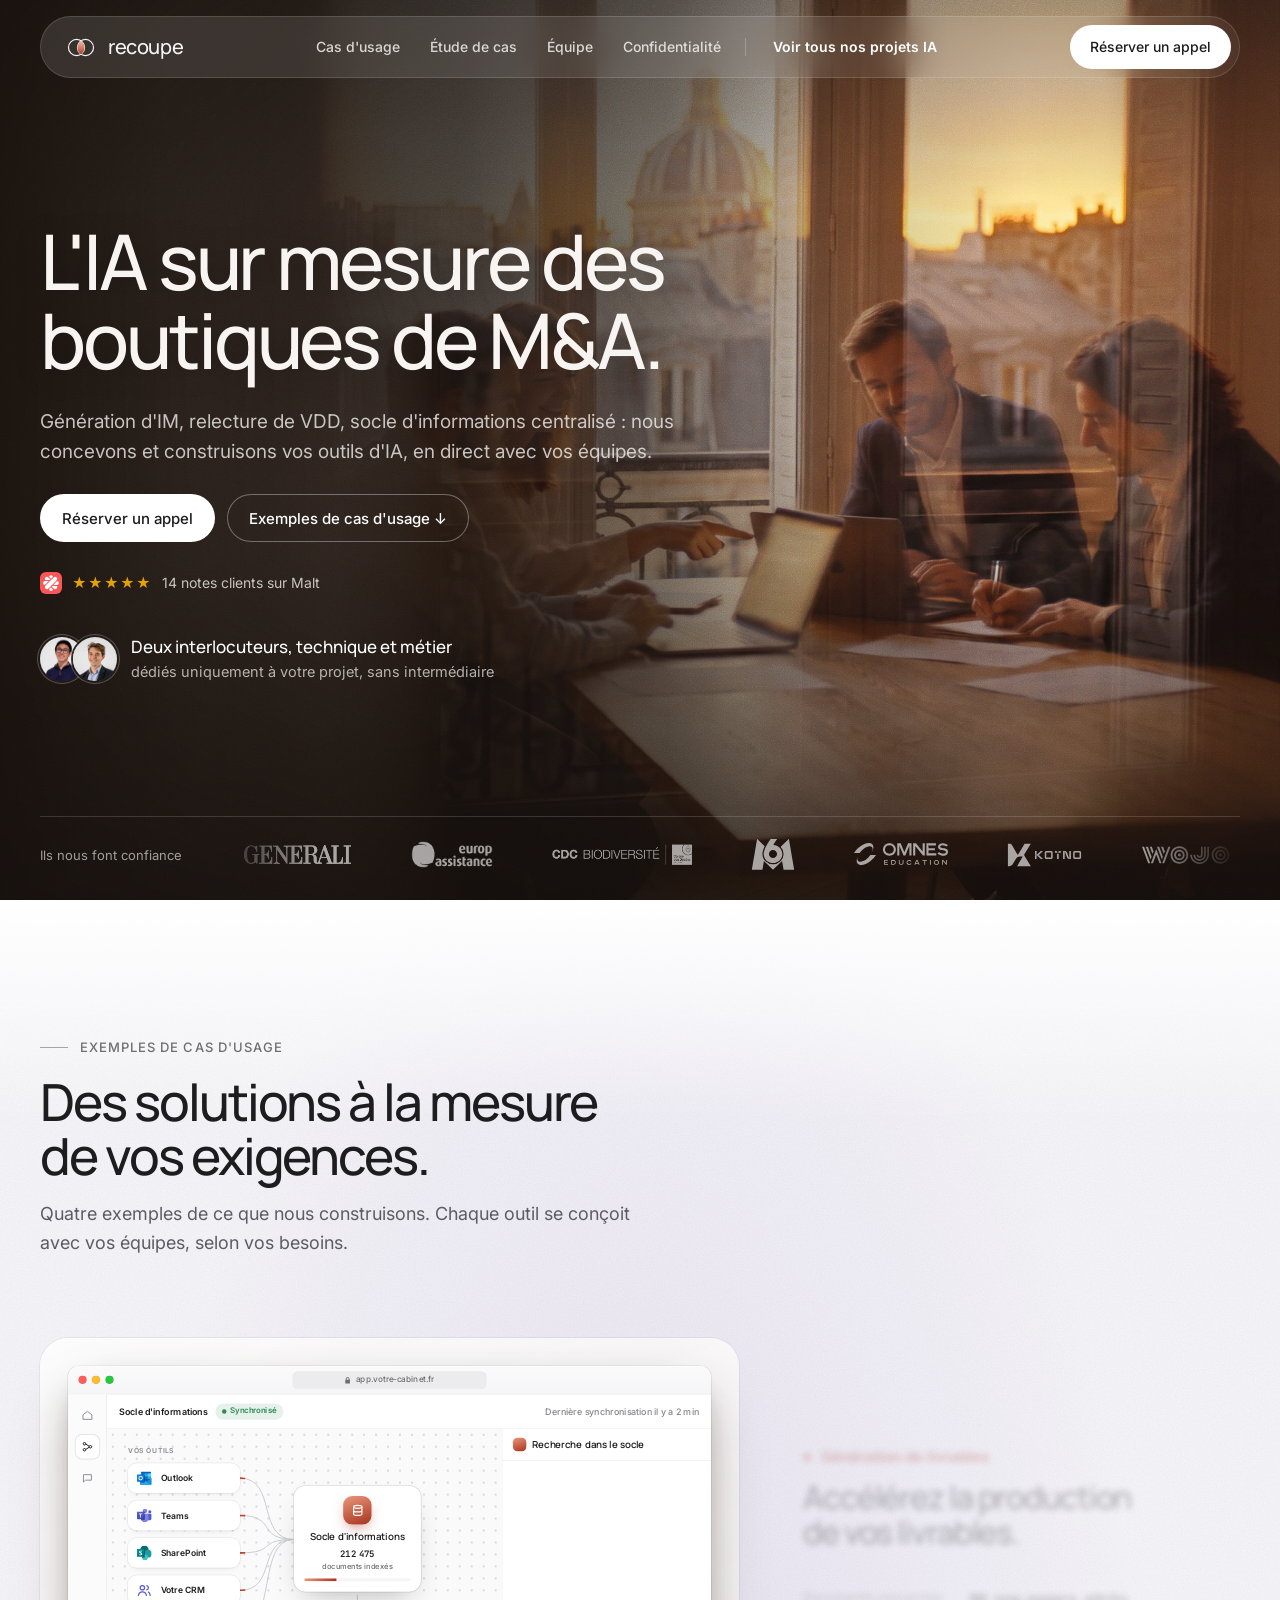
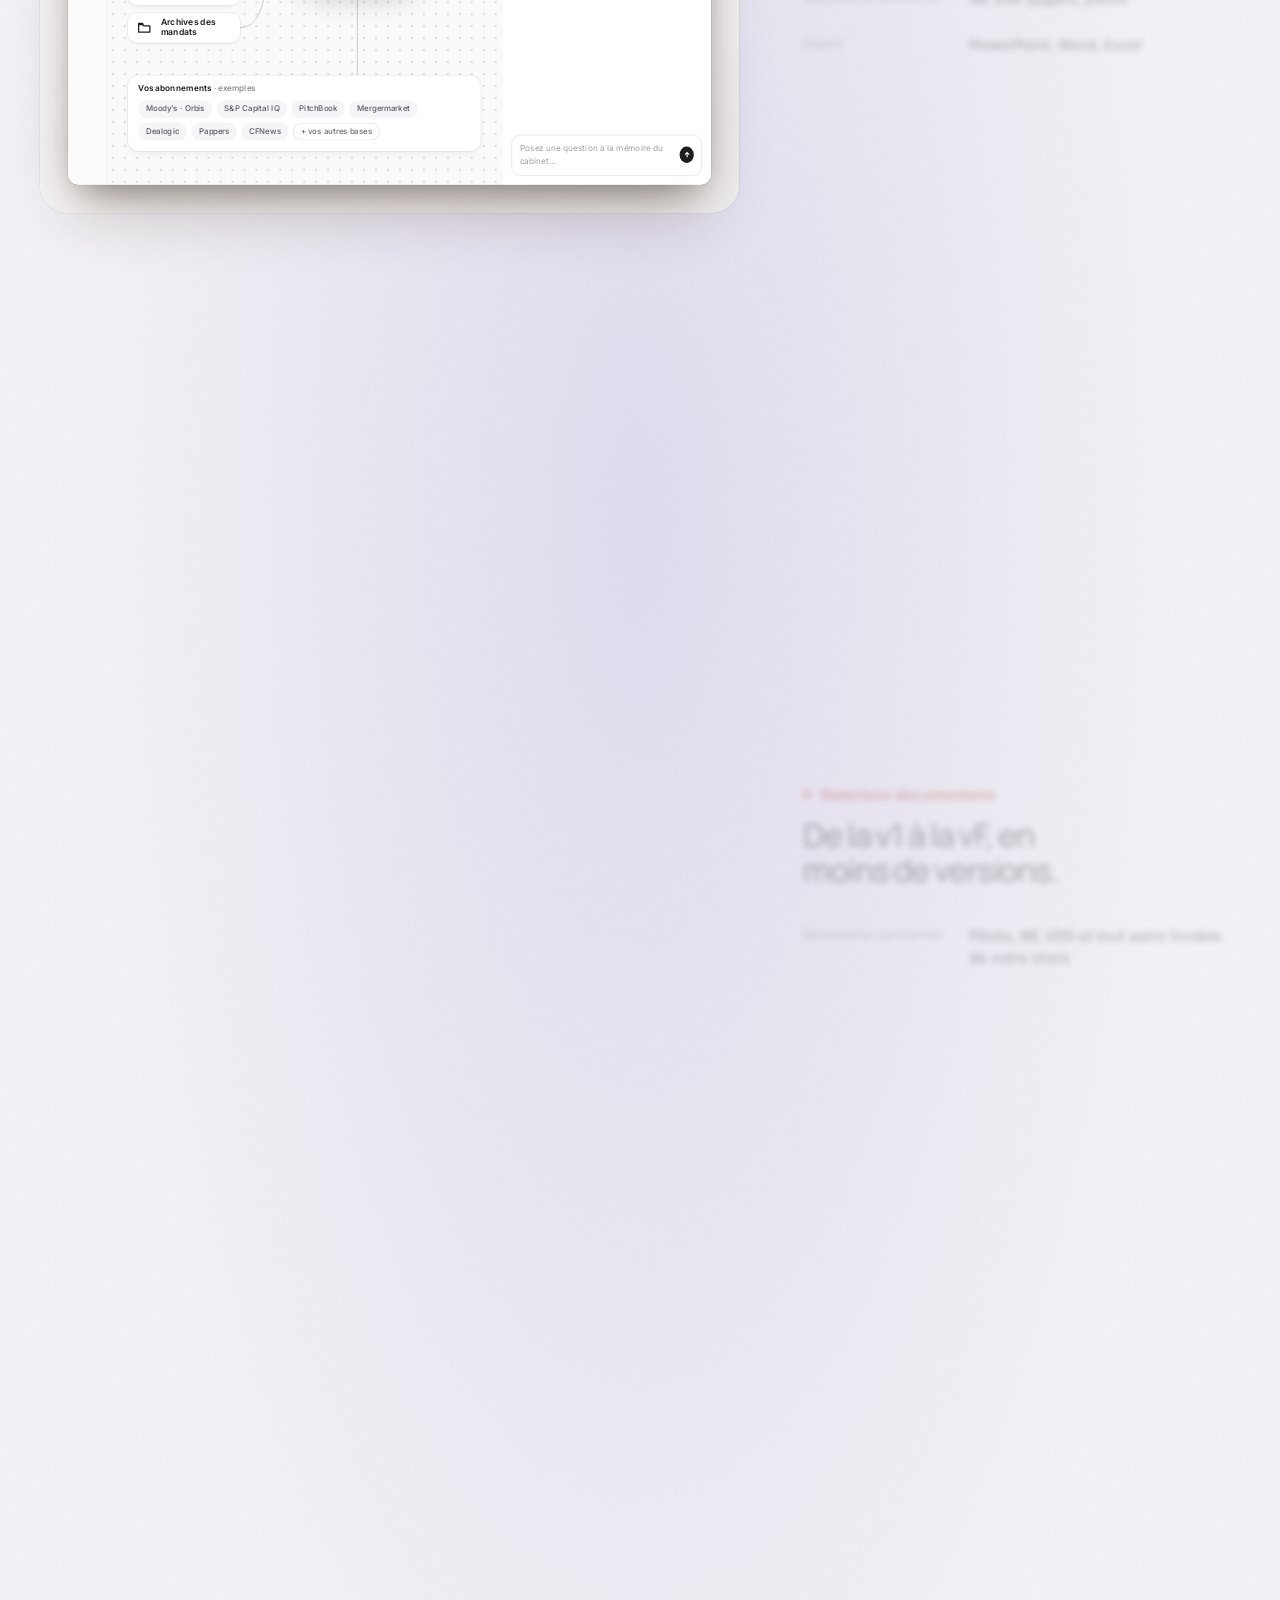
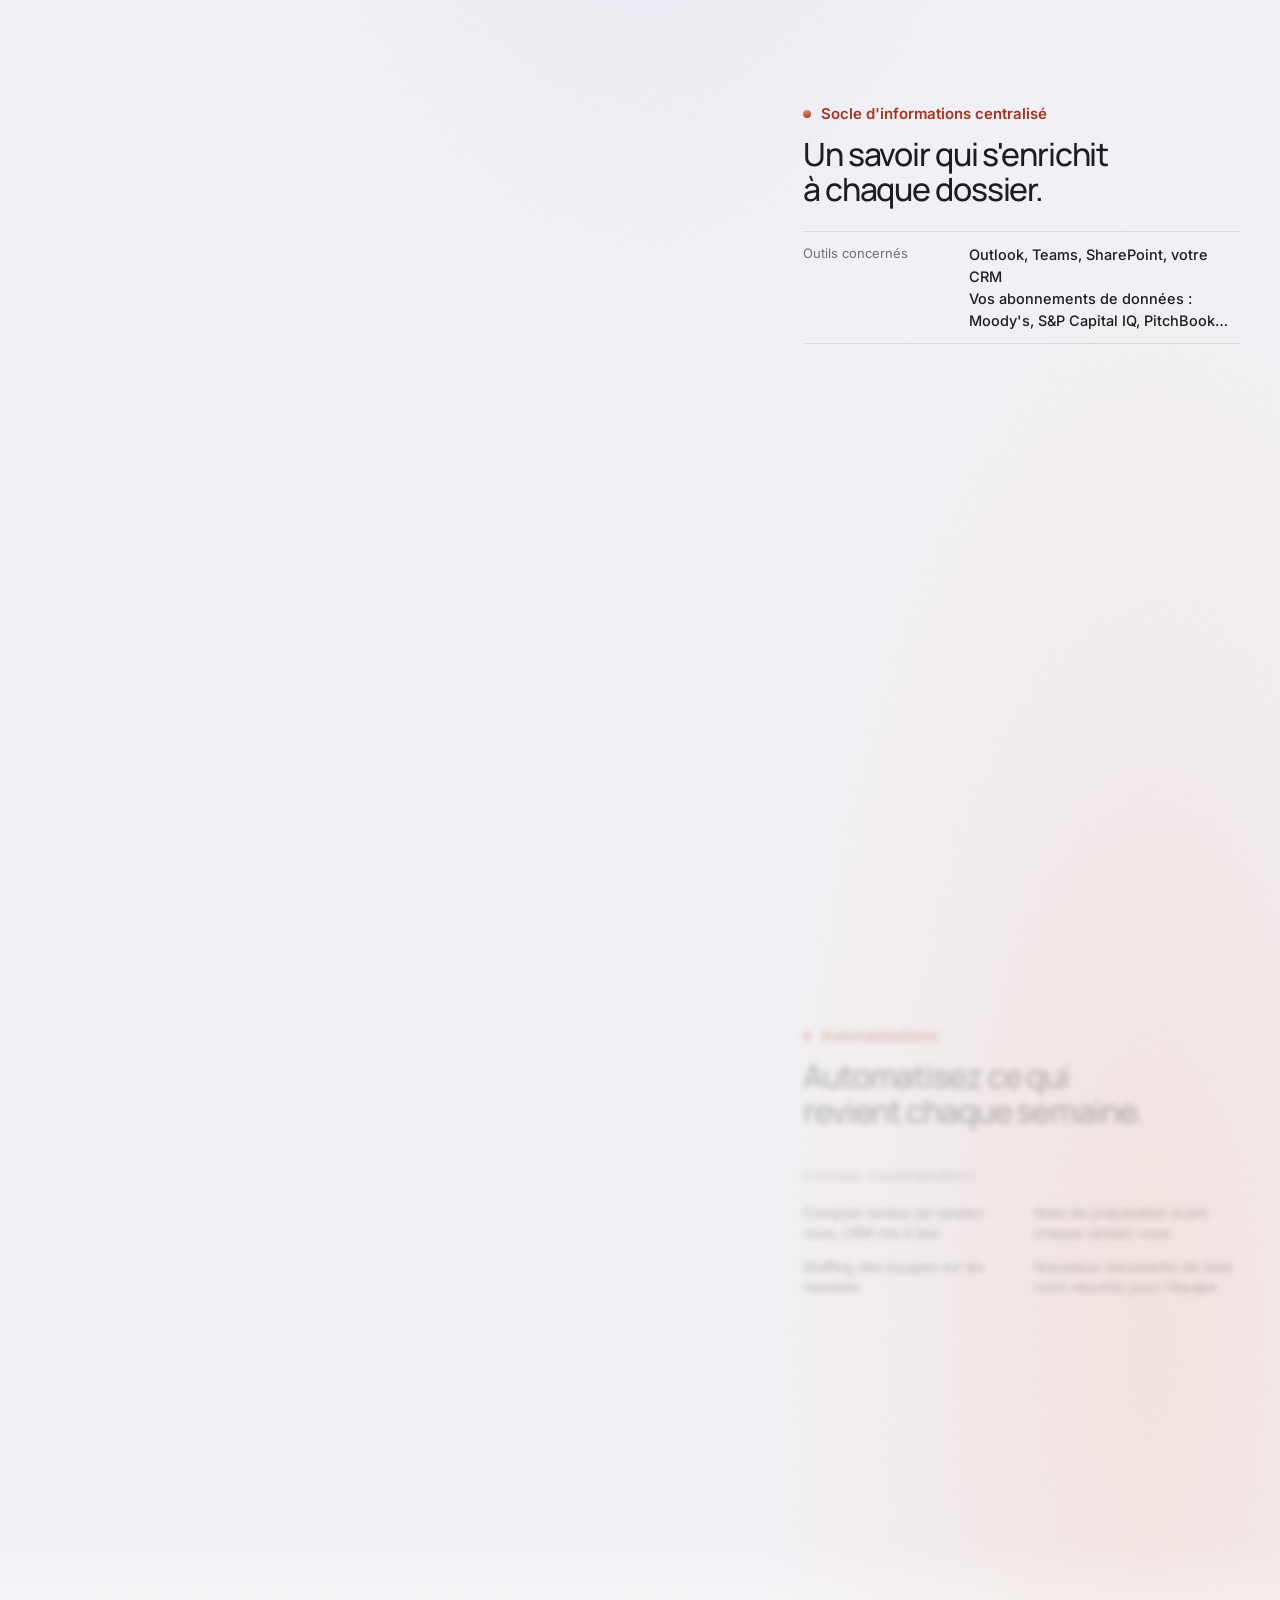
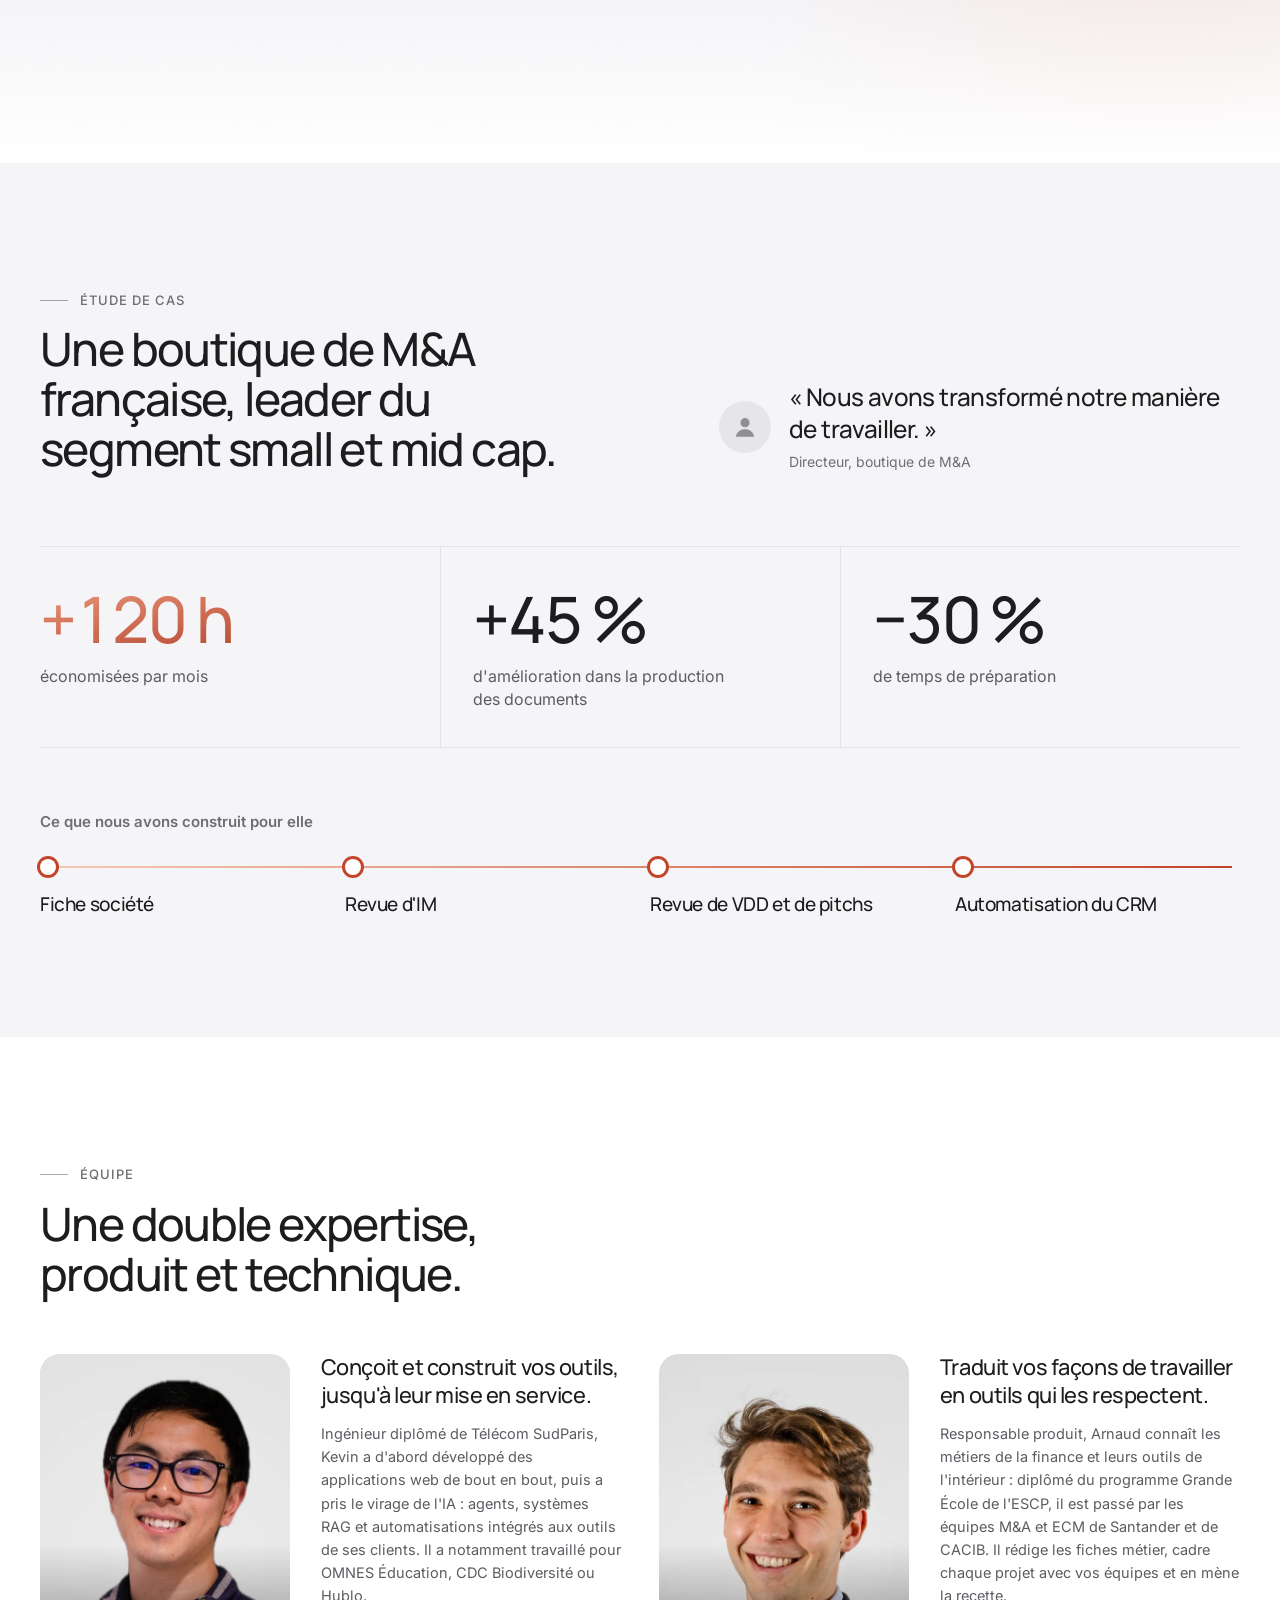
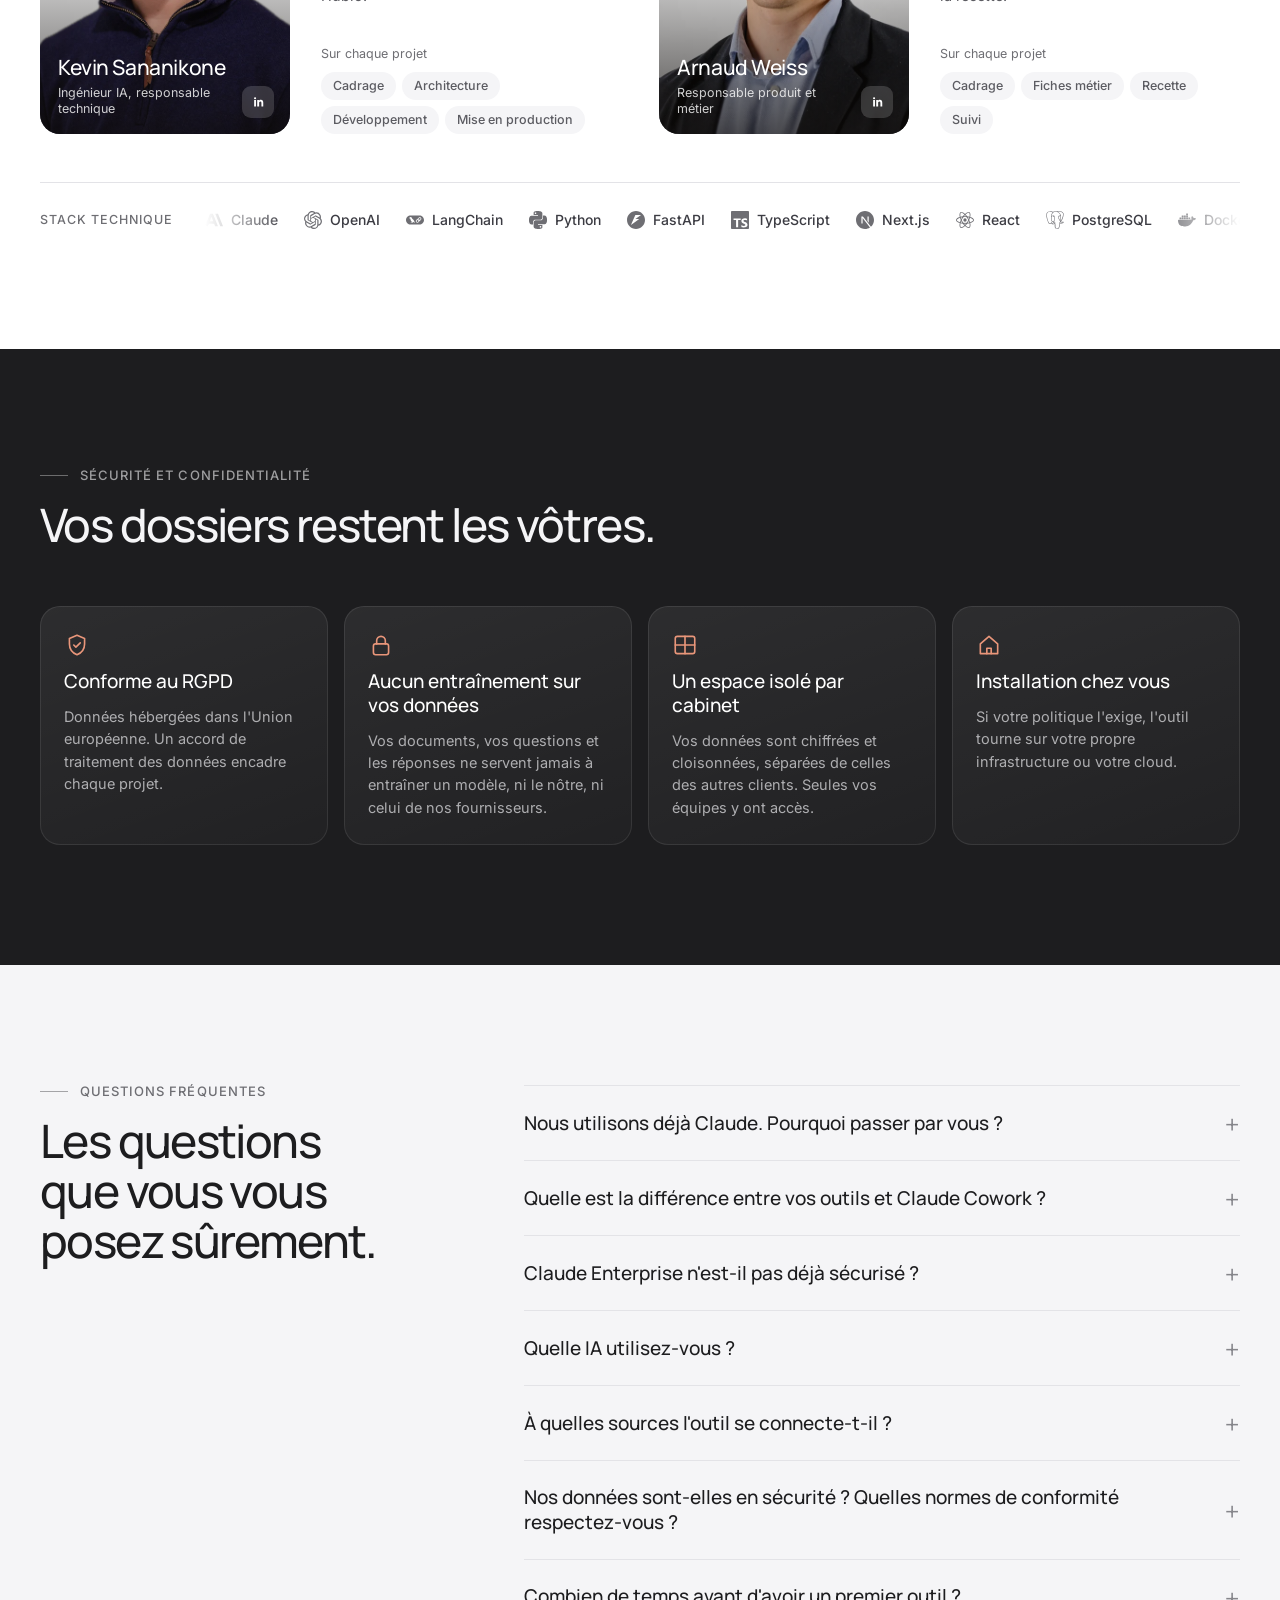
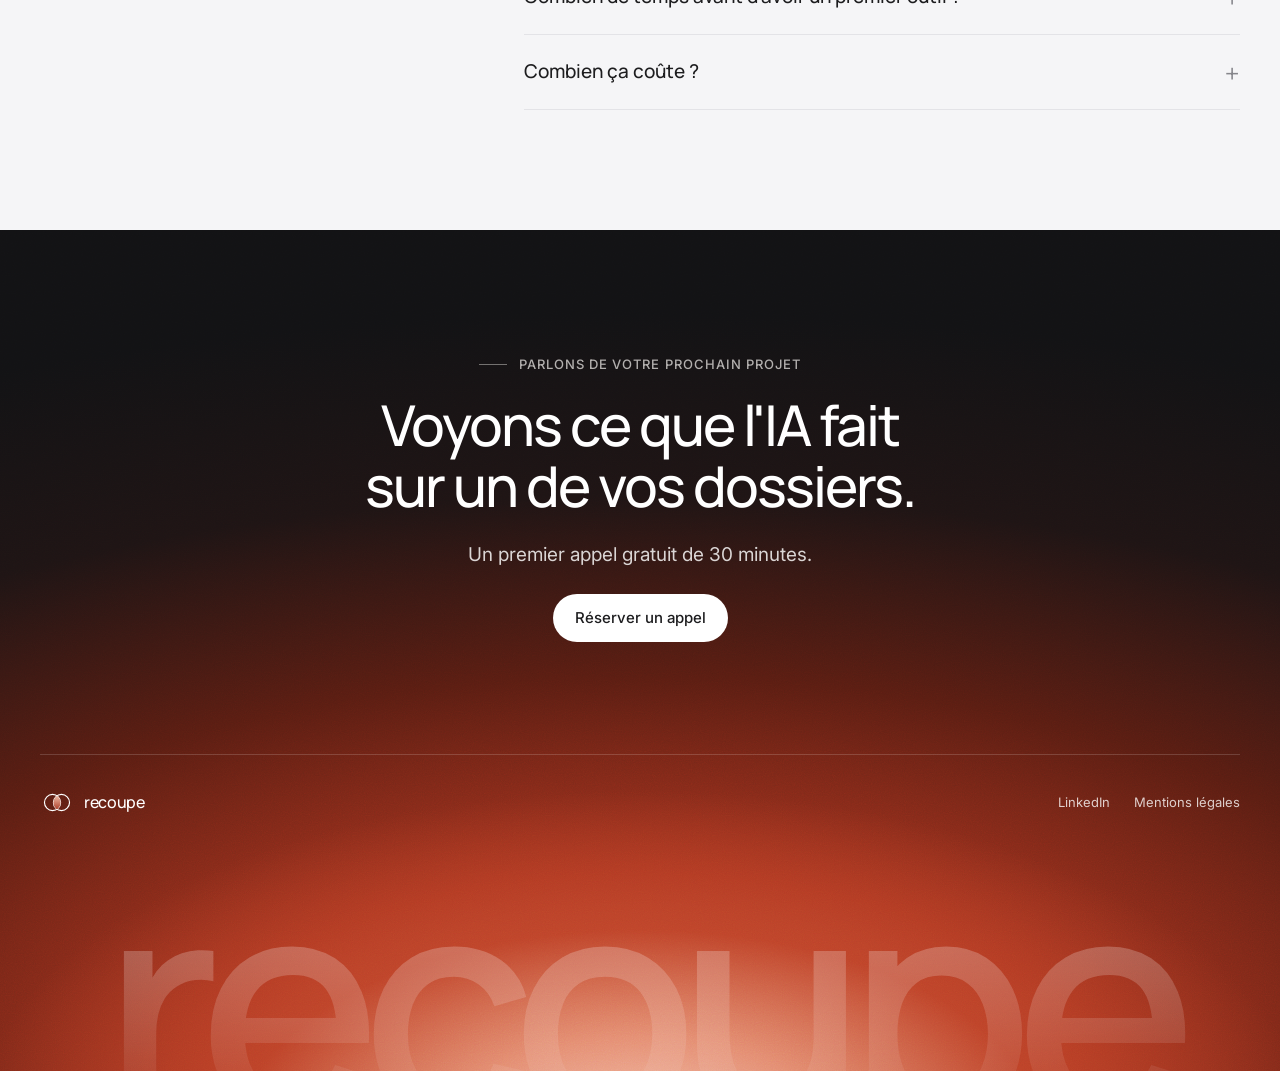
<file: index.html>
<!doctype html>
<html lang="fr">
<head>
  <meta charset="utf-8">
  <meta name="viewport" content="width=device-width, initial-scale=1, viewport-fit=cover">
  <meta name="theme-color" content="#17120F">
  <title>Recoupe · L'agence IA des boutiques M&amp;A</title>
  <meta name="description" content="Nous concevons et construisons, avec vos équipes, les outils d'IA des boutiques de M&amp;A et des cabinets de transaction services.">
  <link rel="icon" href="favicon.svg" type="image/svg+xml">
  <link rel="icon" href="favicon-32.png" type="image/png" sizes="32x32">
  <link rel="apple-touch-icon" href="apple-touch-icon.png">
  <link rel="preconnect" href="https://fonts.googleapis.com">
  <link rel="preconnect" href="https://fonts.gstatic.com" crossorigin>
  <link href="https://fonts.googleapis.com/css2?family=Manrope:wght@400;500;600&family=Inter:wght@400;500;600;700&family=JetBrains+Mono:wght@400;500&display=swap" rel="stylesheet">
  <link rel="stylesheet" href="styles.css?v=67">
  <link rel="stylesheet" href="ab.css?v=1">
  <link rel="stylesheet" href="cas.css?v=52">
</head>
<body>

<!-- ============ MENU : raccourcis vers les sections de la page, un seul bouton ============ -->
<header class="nav">
  <div class="nav-in wrap">
    <a class="brand" href="#haut" aria-label="Recoupe, haut de page">
      <svg width="34" height="27" viewBox="0 0 76 60" aria-hidden="true">
        <defs>
          <clipPath id="mk-c"><circle cx="28" cy="30" r="18"/></clipPath>
          <linearGradient id="mk-g" x1="0" y1="12" x2="0" y2="48" gradientUnits="userSpaceOnUse"><stop offset="0" stop-color="#F6C9B4"/><stop offset="1" stop-color="#A8341F"/></linearGradient>
        </defs>
        <circle class="ring" cx="28" cy="30" r="18" fill="none" stroke-width="2.6"/>
        <circle class="ring" cx="48" cy="30" r="18" fill="none" stroke-width="2.6"/>
        <circle cx="48" cy="30" r="18" fill="url(#mk-g)" clip-path="url(#mk-c)"/>
      </svg>
      recoupe
    </a>
    <nav class="nav-links" aria-label="Sections de la page">
      <a href="#cas">Cas d'usage</a>
      <a href="#etude">Étude de cas</a>
      <a href="#equipe">Équipe</a>
      <a href="#securite">Confidentialité</a>
      <a class="pf" href="https://kevinsananikone.com/projets.html#etudes-de-cas" target="_blank" rel="noopener">Voir tous nos projets IA</a>
    </nav>
    <a class="btn btn-sm" href="https://calendly.com/sananikone-kevin/30min" target="_blank" rel="noopener">Réserver un appel</a>
  </div>
</header>

<main>

<!-- ============ HAUT DE PAGE : illustration du couloir ============ -->
<section class="hero" id="haut" data-fond="reunion" data-photos="actuel">
  <div class="hero-par"><img class="hero-bg" src="assets/reunion.webp" alt="" fetchpriority="high"></div>
  <canvas class="ab-rideau" aria-hidden="true"></canvas>
  <div class="ab-veil" aria-hidden="true"></div>
  <div class="ab-sun" aria-hidden="true" style="left:52%;top:30%;width:640px;height:460px"></div>
  <div class="hero-edge" aria-hidden="true"></div>
  <div class="hero-scrim"></div>
  <div class="hero-grain"></div>
  <div class="hero-in wrap">
    <div class="ab-grid">
      <div class="hero-copy">
        <h1 class="h1">L'IA sur mesure des boutiques de M&amp;A.</h1>
        <p class="lead">Génération d'IM, relecture de VDD, socle d'informations centralisé&nbsp;: nous concevons et construisons vos outils d'IA, en direct avec vos équipes.</p>
        <div class="ctas">
          <a class="btn btn-white" href="https://calendly.com/sananikone-kevin/30min" target="_blank" rel="noopener">Réserver un appel</a>
          <a class="btn btn-ghost" href="#cas"><span class="lg-only">Exemples de cas d'usage ↓</span><span class="sm-only">Cas d'usage ↓</span></a>
        </div>
        <a class="malt" href="https://www.malt.fr/profile/kevinsananikone" target="_blank" rel="noopener" aria-label="14 notes clients 5 étoiles sur Malt, voir le profil"><img src="assets/malt.svg" alt="" width="22" height="22"><span class="mst" aria-hidden="true">★★★★★</span><span>14 notes<span class="gr"> clients</span> sur Malt</span></a>
        <a class="duo" href="#equipe">
          <span class="duo-faces"><img src="assets/kevin.webp" alt="Kevin Sananikone" width="44" height="44"><img src="assets/arnaud.webp" alt="Arnaud Weiss" width="44" height="44"></span>
          <span class="duo-txt"><b>Deux interlocuteurs, technique et métier</b><span>dédiés uniquement à votre projet, sans intermédiaire</span></span>
        </a>
        <div class="ab-who"><b>Deux interlocuteurs, technique et métier</b><span>dédiés uniquement à votre projet, sans intermédiaire</span></div>
        <div class="ab-cards" data-cards></div>
      </div>
      <div class="ab-side"><div class="ab-cards" data-cards></div></div>
    </div>

  </div>
  <!-- logos clients, dans le bas du haut de page -->
  <div class="logos" aria-label="Références">
    <div class="wrap">
      <span class="small">Ils nous font confiance</span>
      <div class="logos-row">
        <img src="assets/logos-clair/generali.svg" alt="Generali">
        <img src="assets/logos-clair/europ-assistance.webp" alt="Europ Assistance">
        <img src="assets/logos-clair/cdc-biodiversite.png" alt="CDC Biodiversité">
        <img src="assets/logos-clair/m6.svg" alt="M6">
        <img src="assets/logos-clair/omnes.svg" alt="OMNES Education">
        <img src="assets/logos-clair/koino.svg" alt="Koïno">
        <img src="assets/logos-clair/wojo.svg" alt="Wojo">
        <img src="assets/logos-clair/hublo.svg" alt="Hublo">
        <img src="assets/logos-clair/cdc-habitat.webp" alt="CDC Habitat">
        <img src="assets/logos-clair/proxxie.png" alt="Proxxie">
      </div>
    </div>
  </div>
</section>

<!-- ============ EXEMPLES DE CAS D'USAGE : panneau fixe + textes qui défilent (cas.css, cas.js, cas-demos.html) ============ -->
<section class="cx" id="cas" data-case="0" aria-label="Exemples de cas d'usage">
  <div class="cx-bgs" aria-hidden="true"><span></span><span></span><span></span><span></span></div>
  <div class="cx-in">
    <div class="cx-head">
      <span class="kick">Exemples de cas d'usage</span>
      <h2>Des solutions à la mesure de vos exigences.</h2>
      <p>Quatre exemples de ce que nous construisons. Chaque outil se conçoit avec vos équipes, selon vos besoins.</p>
    </div>
    <div class="cx-grid">
      <div class="cx-tabs" role="tablist" aria-label="Cas d'usage">
        <button type="button" class="cx-tab" role="tab" aria-selected="true">Livrables</button>
        <button type="button" class="cx-tab" role="tab" aria-selected="false">Relecture</button>
        <button type="button" class="cx-tab" role="tab" aria-selected="false">Socle d'informations</button>
        <button type="button" class="cx-tab" role="tab" aria-selected="false">Automatisations</button>
      </div>
      <div class="cx-panel">
        <cas-demos></cas-demos>
        <button type="button" class="cx-pause" aria-label="Mettre l'animation en pause" aria-pressed="false"><svg class="i-pause" viewBox="0 0 16 16" fill="currentColor"><rect x="4" y="3" width="2.6" height="10" rx="1"/><rect x="9.4" y="3" width="2.6" height="10" rx="1"/></svg><svg class="i-play" viewBox="0 0 16 16" fill="currentColor"><path d="M5 3.2v9.6a.6.6 0 0 0 .9.5l7.6-4.8a.6.6 0 0 0 0-1L5.9 2.7a.6.6 0 0 0-.9.5z"/></svg></button>
      </div>
      <p class="cx-cap" aria-live="polite"><b>1</b><span></span></p>
      <div class="cx-list">
        <article class="cx-item on">
          <div class="cx-pin">
          <span class="cx-name">Génération de livrables</span>
          <h3>Accélérez la production de vos livrables.</h3>
          <dl class="cx-meta"><div><dt>Documents concernés</dt><dd>IM, one-pagers, pitchs</dd></div><div><dt>Export</dt><dd>PowerPoint, Word, Excel</dd></div></dl>
          </div>
        </article>
        <article class="cx-item">
          <div class="cx-pin">
          <span class="cx-name">Relecture documentaire</span>
          <h3>De la v1 à la vF, en moins de versions.</h3>
          <dl class="cx-meta"><div><dt>Documents concernés</dt><dd>Pitchs, IM, VDD et tout autre livrable de votre choix</dd></div></dl>
          </div>
        </article>
        <article class="cx-item">
          <div class="cx-pin">
          <span class="cx-name">Socle d'informations centralisé</span>
          <h3>Un savoir qui s'enrichit à chaque dossier.</h3>
          <dl class="cx-meta"><div><dt>Outils concernés</dt><dd>Outlook, Teams, SharePoint, votre CRM<br>Vos abonnements de données : Moody's, S&amp;P Capital IQ, PitchBook…</dd></div></dl>
          </div>
        </article>
        <article class="cx-item">
          <div class="cx-pin">
          <span class="cx-name">Automatisations</span>
          <h3>Automatisez ce qui revient chaque semaine.</h3>
          <dl class="cx-meta"><div class="col"><dt>Exemples d'automatisations</dt><dd><ul class="cx-auto"><li>Comptes rendus de rendez-vous, CRM mis à jour</li><li>Note de préparation avant chaque rendez-vous</li><li>Staffing des équipes sur les mandats</li><li>Nouveaux documents de data room résumés pour l'équipe</li></ul></dd></div></dl>
          </div>
        </article>
      </div>
    </div>
  </div>
</section>

<!-- ============ ÉTUDE DE CAS CLIENT (client anonymisé, textes en attente) ============ -->
<svg width="0" height="0" style="position:absolute" aria-hidden="true"><symbol id="person" viewBox="0 0 24 24"><circle cx="12" cy="8" r="4.2" fill="currentColor"/><path d="M3.5 21c.9-4.6 4.3-7 8.5-7s7.6 2.4 8.5 7z" fill="currentColor"/></symbol></svg>
<section class="sec sec-mist ev" id="etude">
  <div class="wrap">
    <div class="va-top">
      <div class="ev-up">
        <span class="kick">Étude de cas</span>
        <h2 class="h2 ev-title">Une boutique de M&amp;A française, leader du segment small et mid cap.</h2>
      </div>
      <figure class="ev-quote ev-up d1">
        <span class="ev-person"><svg><use href="#person"/></svg></span>
        <div><blockquote>« Nous avons transformé notre manière de travailler. »</blockquote><figcaption>Directeur, boutique de M&amp;A</figcaption></div>
      </figure>
    </div>
    <div class="va-stats">
      <div class="va-stat ev-up d1"><b data-count="120" data-pre="+" data-suf=" h">+120 h</b><span>économisées par mois</span></div>
      <div class="va-stat ev-up d2"><b data-count="45" data-pre="+" data-suf=" %">+45 %</b><span>d'amélioration dans la production des documents</span></div>
      <div class="va-stat ev-up d3"><b data-count="30" data-pre="−" data-suf=" %">−30 %</b><span>de temps de préparation</span></div>
    </div>
    <div class="va-built">
      <h3 class="ev-sub">Ce que nous avons construit pour elle</h3>
      <ol class="ev-line"><li><b>Fiche société</b></li><li><b>Revue d'IM</b></li><li><b>Revue de VDD et de pitchs</b></li><li><b>Automatisation du CRM</b></li></ol>
    </div>
  </div>
</section>

<!-- ============ ÉQUIPE ============ -->
<section class="sec" id="equipe">
  <div class="wrap">
    <div class="tm-head">
      <div>
        <span class="kick">Équipe</span>
        <h2 class="h2">Une double expertise, produit et technique.</h2>
      </div>
    </div>
    <div class="tm-grid">
      <article class="tm-card">
        <div class="tm-ph"><img src="assets/kevin.webp" alt="Kevin Sananikone" width="800" height="800" loading="lazy">
          <div class="tm-cap"><div><h3>Kevin Sananikone</h3><small>Ingénieur IA, responsable technique</small></div><a class="tm-in" href="https://www.linkedin.com/in/kevin-sananikone-8b1757154/" target="_blank" rel="noopener" aria-label="LinkedIn de Kevin Sananikone"><svg viewBox="0 0 16 16" fill="currentColor" aria-hidden="true"><path d="M3.6 5.6h2.1V13H3.6zM4.65 2.5a1.2 1.2 0 1 1 0 2.4 1.2 1.2 0 0 1 0-2.4zM7.1 5.6h2v1c.3-.6 1-1.2 2.2-1.2 2.3 0 2.7 1.5 2.7 3.5V13h-2.1V9.3c0-.9 0-2-1.2-2s-1.4.9-1.4 1.9V13H7.1z"/></svg></a></div></div>
        <div class="tx"><div><p class="lead">Conçoit et construit vos outils, jusqu'à leur mise en service.</p><p class="det">Ingénieur diplômé de Télécom SudParis, Kevin a d'abord développé des applications web de bout en bout, puis a pris le virage de l'IA&nbsp;: agents, systèmes RAG et automatisations intégrés aux outils de ses clients. Il a notamment travaillé pour OMNES Éducation, CDC Biodiversité ou Hublo.</p></div>
          <div><span class="chips-h">Sur chaque projet</span><div class="chips"><span>Cadrage</span><span>Architecture</span><span>Développement</span><span>Mise en production</span></div></div></div>
      </article>
      <article class="tm-card">
        <div class="tm-ph"><img src="assets/arnaud.webp" alt="Arnaud Weiss" width="800" height="800" loading="lazy">
          <div class="tm-cap"><div><h3>Arnaud Weiss</h3><small>Responsable produit et métier</small></div><a class="tm-in" href="https://www.linkedin.com/in/arnaud-weiss/" target="_blank" rel="noopener" aria-label="LinkedIn d'Arnaud Weiss"><svg viewBox="0 0 16 16" fill="currentColor" aria-hidden="true"><path d="M3.6 5.6h2.1V13H3.6zM4.65 2.5a1.2 1.2 0 1 1 0 2.4 1.2 1.2 0 0 1 0-2.4zM7.1 5.6h2v1c.3-.6 1-1.2 2.2-1.2 2.3 0 2.7 1.5 2.7 3.5V13h-2.1V9.3c0-.9 0-2-1.2-2s-1.4.9-1.4 1.9V13H7.1z"/></svg></a></div></div>
        <div class="tx"><div><p class="lead">Traduit vos façons de travailler en outils qui les respectent.</p><p class="det">Responsable produit, Arnaud connaît les métiers de la finance et leurs outils de l'intérieur : diplômé du programme Grande École de l'ESCP, il est passé par les équipes M&amp;A et ECM de Santander et de CACIB. Il rédige les fiches métier, cadre chaque projet avec vos équipes et en mène la recette.</p></div>
          <div><span class="chips-h">Sur chaque projet</span><div class="chips"><span>Cadrage</span><span>Fiches métier</span><span>Recette</span><span>Suivi</span></div></div></div>
      </article>
    </div>
    <div class="tm-tk"><p class="tm-tk-t">Stack technique</p><div class="tkrow"><ul><li><i class="ico" style="--src:url(assets/stack/anthropic.svg)"></i>Claude</li><li><i class="ico" style="--src:url(assets/stack/openai.svg)"></i>OpenAI</li><li><i class="ico" style="--src:url(assets/stack/langchain.svg)"></i>LangChain</li><li><i class="ico" style="--src:url(assets/stack/python.svg)"></i>Python</li><li><i class="ico" style="--src:url(assets/stack/fastapi.svg)"></i>FastAPI</li><li><i class="ico" style="--src:url(assets/stack/typescript.svg)"></i>TypeScript</li><li><i class="ico" style="--src:url(assets/stack/nextdotjs.svg)"></i>Next.js</li><li><i class="ico" style="--src:url(assets/stack/react.svg)"></i>React</li><li><i class="ico" style="--src:url(assets/stack/postgresql.svg)"></i>PostgreSQL</li><li><i class="ico" style="--src:url(assets/stack/docker.svg)"></i>Docker</li></ul></div></div>
  </div>
</section>

<!-- ============ SÉCURITÉ ============ -->
<section class="sec secu" id="securite">
  <div class="wrap">
    <div class="sec-head">
      <span class="kick">Sécurité et confidentialité</span>
      <h2 class="h2">Vos dossiers restent les vôtres.</h2>
    </div>
    <div class="pillars">
      <div class="pillar">
        <svg width="26" height="26" viewBox="0 0 24 24" fill="none" stroke="currentColor" stroke-width="1.5" stroke-linecap="round" stroke-linejoin="round" aria-hidden="true"><path d="M12 3l7 3v5c0 4.5-3 8.3-7 10-4-1.7-7-5.5-7-10V6z"/><path d="M9 12l2 2 4-4"/></svg>
        <b>Conforme au RGPD</b><p>Données hébergées dans l'Union européenne. Un accord de traitement des données encadre chaque projet.</p>
      </div>
      <div class="pillar">
        <svg width="26" height="26" viewBox="0 0 24 24" fill="none" stroke="currentColor" stroke-width="1.5" stroke-linecap="round" stroke-linejoin="round" aria-hidden="true"><rect x="5" y="11" width="14" height="10" rx="2"/><path d="M8 11V8a4 4 0 0 1 8 0v3"/></svg>
        <b>Aucun entraînement sur vos données</b><p>Vos documents, vos questions et les réponses ne servent jamais à entraîner un modèle, ni le nôtre, ni celui de nos fournisseurs.</p>
      </div>
      <div class="pillar">
        <svg width="26" height="26" viewBox="0 0 24 24" fill="none" stroke="currentColor" stroke-width="1.5" stroke-linecap="round" stroke-linejoin="round" aria-hidden="true"><rect x="3" y="4" width="18" height="16" rx="2"/><path d="M12 4v16M3 12h18"/></svg>
        <b>Un espace isolé par cabinet</b><p>Vos données sont chiffrées et cloisonnées, séparées de celles des autres clients. Seules vos équipes y ont accès.</p>
      </div>
      <div class="pillar">
        <svg width="26" height="26" viewBox="0 0 24 24" fill="none" stroke="currentColor" stroke-width="1.5" stroke-linecap="round" stroke-linejoin="round" aria-hidden="true"><path d="M4 11l8-7 8 7v9H4z"/><path d="M10 20v-5h4v5"/></svg>
        <b>Installation chez vous</b><p>Si votre politique l'exige, l'outil tourne sur votre propre infrastructure ou votre cloud.</p>
      </div>
    </div>
  </div>
</section>

<!-- ============ QUESTIONS FRÉQUENTES ============ -->
<section class="sec sec-mist" id="faq">
  <div class="wrap faq">
    <div class="sec-head" style="margin:0">
      <span class="kick">Questions fréquentes</span>
      <h2 class="h2">Les questions que vous vous posez sûrement.</h2>
    </div>
    <div class="qa">
      <details><summary>Nous utilisons déjà Claude. Pourquoi passer par vous ?</summary><p>Nous ne remplaçons pas Claude : nous l'utilisons, aux côtés d'autres modèles. Ce que nous construisons, c'est ce qui manque entre Claude et vos dossiers : l'accès à vos pièces, des citations vérifiables, des droits d'accès par équipe et un traitement des données en Europe. Pour une question ponctuelle sur un document, Claude dans le navigateur suffit très bien : les deux usages cohabitent.</p></details>
      <details><summary>Quelle est la différence entre vos outils et Claude Cowork ?</summary><p>Claude Cowork est un excellent assistant généraliste, mais il a deux limites pour un cabinet de M&amp;A. La première tient à la confidentialité&nbsp;: d'après la documentation d'Anthropic, Cowork n'est pas couvert par la «&nbsp;zéro conservation&nbsp;» des données. Chez Anthropic, il faut donc choisir entre l'agent et la garantie. Avec nos outils, vous avez les deux. La seconde tient au volume&nbsp;: Claude, dans Cowork comme dans le chat, ne lit qu'une quantité limitée de documents à la fois, et sa précision baisse à mesure qu'on lui en donne. Nos outils se branchent sur l'ensemble des documents de votre cabinet, sans limite de volume, vont chercher les pages utiles, et chaque chiffre renvoie à la page d'où il vient.</p></details>
      <details><summary>Claude Enterprise n'est-il pas déjà sécurisé ?</summary><p>Pour le chat, oui. Mais toutes les versions de Claude n'offrent pas les mêmes garanties : d'après la documentation d'Anthropic, le chat et Cowork ne bénéficient pas de la « zéro conservation » des données, et les données sont stockées aux États-Unis par défaut. Nos outils appellent Claude par son accès professionnel, dans une région européenne, où le stockage comme le traitement restent en Europe.</p></details>
      <details><summary>Quelle IA utilisez-vous ?</summary><p>Nos outils fonctionnent avec n'importe quel modèle du marché. Nous travaillons le plus souvent avec ceux de Claude (Anthropic), Gemini (Google) et OpenAI, et certains clients préfèrent des modèles open source. La plupart des entreprises préfèrent aujourd'hui Claude. Mais le leader de l'IA d'aujourd'hui ne sera pas forcément celui de demain : nos outils ne dépendent d'aucun fournisseur. Changer de modèle est un simple réglage, sans refaire l'outil.</p></details>
      <details><summary>À quelles sources l'outil se connecte-t-il ?</summary><p>À vos outils internes et aux bases auxquelles vous êtes abonnés, par exemple Mergermarket, S&amp;P Capital IQ, PitchBook ou Pappers, sous réserve que leurs conditions générales d'utilisation l'autorisent. Nous ne contournons jamais les conditions générales des services que vous utilisez.</p></details>
      <details><summary>Nos données sont-elles en sécurité ? Quelles normes de conformité respectez-vous ?</summary><p>Vos données sont traitées dans l'Union européenne, dans le respect du RGPD, et ne servent jamais à entraîner un modèle. Chaque dossier a son propre espace, avec des droits d'accès par équipe et un journal des opérations. Si votre politique l'exige, l'outil peut être installé sur votre propre infrastructure. Nous répondons à votre questionnaire de sécurité fournisseur.</p></details>
      <details><summary>Combien de temps avant d'avoir un premier outil ?</summary><p>Nous partons d'un de vos dossiers. Un premier prototype est testé par votre équipe sur un cas réel avant tout déploiement. Le délai est fixé dès le premier échange, selon l'outil et les sources à connecter.</p></details>
      <details><summary>Combien ça coûte ?</summary><p>Le prix dépend de l'outil, des sources à connecter et du nombre d'utilisateurs. Il est fixé après le premier échange, une fois le besoin compris : vous connaissez le montant avant de commencer.</p></details>
    </div>
  </div>
</section>

<!-- ============ BLOC FINAL ============ -->
</main>

<!-- ============ FIN DE PAGE : appel à l'action et pied de page sur un même fond dégradé ============ -->
<div class="outro">
  <section class="final" id="rdv">
    <div class="wrap">
      <span class="kick">Parlons de votre prochain projet</span>
      <h2 class="h2">Voyons ce que l'IA fait sur un de vos dossiers.</h2>
      <p class="lead">Un premier appel gratuit de 30&nbsp;minutes.</p>
      <div class="ctas"><a class="btn btn-white" href="https://calendly.com/sananikone-kevin/30min" target="_blank" rel="noopener">Réserver un appel</a></div>
    </div>
  </section>

  <footer class="footer">
    <div class="wrap">
      <a class="brand" href="#haut" aria-label="Recoupe, haut de page">
        <svg width="34" height="27" viewBox="0 0 76 60" aria-hidden="true">
          <circle class="ring" cx="28" cy="30" r="18" fill="none" stroke-width="2.6"/>
          <circle class="ring" cx="48" cy="30" r="18" fill="none" stroke-width="2.6"/>
          <circle cx="48" cy="30" r="18" fill="url(#mk-g)" clip-path="url(#mk-c)"/>
        </svg>
        recoupe
      </a>
      <nav aria-label="Liens légaux"><a href="#">LinkedIn</a><a href="mentions-legales.html">Mentions légales</a></nav>
    </div>
  </footer>

  <div class="outro-word" aria-hidden="true">recoupe</div>
</div>

<script src="ab.js?v=1"></script>
<script src="script.js?v=13"></script>
<script src="cas.js?v=34"></script>
<script src="mobile.js?v=4"></script>
</body>
</html>
</file>
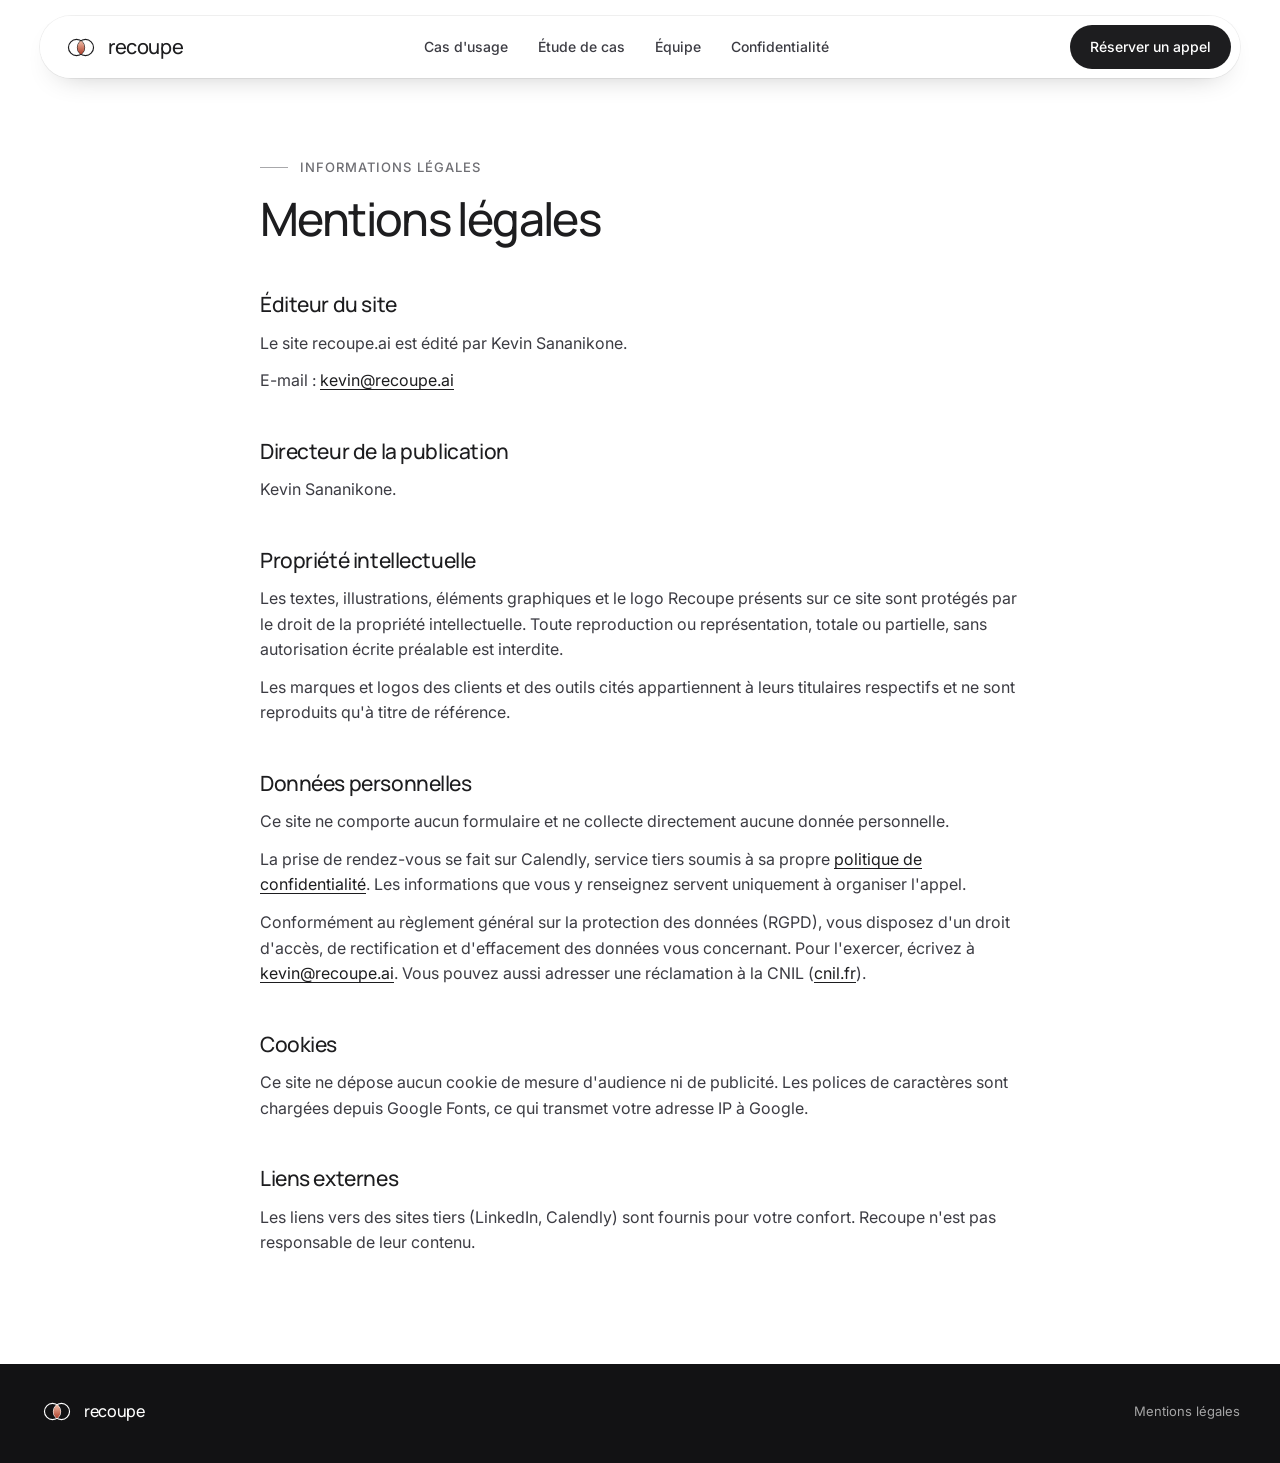
<file: mentions-legales.html>
<!doctype html>
<html lang="fr">
<head>
  <meta charset="utf-8">
  <meta name="viewport" content="width=device-width, initial-scale=1, viewport-fit=cover">
  <meta name="theme-color" content="#ffffff">
  <title>Mentions légales · Recoupe</title>
  <meta name="robots" content="noindex">
  <link rel="icon" href="favicon.svg" type="image/svg+xml">
  <link rel="icon" href="favicon-32.png" type="image/png" sizes="32x32">
  <link rel="apple-touch-icon" href="apple-touch-icon.png">
  <link rel="preconnect" href="https://fonts.googleapis.com">
  <link rel="preconnect" href="https://fonts.gstatic.com" crossorigin>
  <link href="https://fonts.googleapis.com/css2?family=Manrope:wght@400;500;600&family=Inter:wght@400;500;600;700&display=swap" rel="stylesheet">
  <link rel="stylesheet" href="styles.css?v=55">
  <style>
    .legal { padding: 150px 0 96px; }
    .legal .wrap { max-width: 760px; }
    .legal .h2 { margin: 18px 0 48px; }
    .legal h3 { margin: 44px 0 12px; font: 500 21px/1.3 Manrope, sans-serif; letter-spacing: -.02em; }
    .legal p, .legal li { color: #3C3C43; }
    .legal p { margin: 0 0 12px; }
    .legal ul { margin: 0 0 12px; padding-left: 20px; }
    .legal a { color: var(--ink); text-decoration: underline; text-underline-offset: 3px; }
    .footer .brand { color: #fff; }
  </style>
</head>
<body style="background:#fff">

<header class="nav is-solid">
  <div class="nav-in wrap">
    <a class="brand" href="index.html" aria-label="Recoupe, accueil">
      <svg width="34" height="27" viewBox="0 0 76 60" aria-hidden="true">
        <defs>
          <clipPath id="mk-c"><circle cx="28" cy="30" r="18"/></clipPath>
          <linearGradient id="mk-g" x1="0" y1="12" x2="0" y2="48" gradientUnits="userSpaceOnUse"><stop offset="0" stop-color="#F6C9B4"/><stop offset="1" stop-color="#A8341F"/></linearGradient>
        </defs>
        <circle class="ring" cx="28" cy="30" r="18" fill="none" stroke-width="2.6"/>
        <circle class="ring" cx="48" cy="30" r="18" fill="none" stroke-width="2.6"/>
        <circle cx="48" cy="30" r="18" fill="url(#mk-g)" clip-path="url(#mk-c)"/>
      </svg>
      recoupe
    </a>
    <nav class="nav-links" aria-label="Sections du site">
      <a href="index.html#cas">Cas d'usage</a>
      <a href="index.html#etude">Étude de cas</a>
      <a href="index.html#equipe">Équipe</a>
      <a href="index.html#securite">Confidentialité</a>
    </nav>
    <a class="btn btn-sm" href="https://calendly.com/sananikone-kevin/30min" target="_blank" rel="noopener">Réserver un appel</a>
  </div>
</header>

<main class="legal">
  <div class="wrap">
    <span class="kick">Informations légales</span>
    <h1 class="h2">Mentions légales</h1>

    <h3>Éditeur du site</h3>
    <p>Le site recoupe.ai est édité par Kevin Sananikone.</p>
    <p>E-mail : <a href="mailto:kevin@recoupe.ai">kevin@recoupe.ai</a></p>

    <h3>Directeur de la publication</h3>
    <p>Kevin Sananikone.</p>

    <h3>Propriété intellectuelle</h3>
    <p>Les textes, illustrations, éléments graphiques et le logo Recoupe présents sur ce site sont protégés par le droit de la propriété intellectuelle. Toute reproduction ou représentation, totale ou partielle, sans autorisation écrite préalable est interdite.</p>
    <p>Les marques et logos des clients et des outils cités appartiennent à leurs titulaires respectifs et ne sont reproduits qu'à titre de référence.</p>

    <h3>Données personnelles</h3>
    <p>Ce site ne comporte aucun formulaire et ne collecte directement aucune donnée personnelle.</p>
    <p>La prise de rendez-vous se fait sur Calendly, service tiers soumis à sa propre <a href="https://calendly.com/legal/privacy-notice" target="_blank" rel="noopener">politique de confidentialité</a>. Les informations que vous y renseignez servent uniquement à organiser l'appel.</p>
    <p>Conformément au règlement général sur la protection des données (RGPD), vous disposez d'un droit d'accès, de rectification et d'effacement des données vous concernant. Pour l'exercer, écrivez à <a href="mailto:kevin@recoupe.ai">kevin@recoupe.ai</a>. Vous pouvez aussi adresser une réclamation à la CNIL (<a href="https://www.cnil.fr" target="_blank" rel="noopener">cnil.fr</a>).</p>

    <h3>Cookies</h3>
    <p>Ce site ne dépose aucun cookie de mesure d'audience ni de publicité. Les polices de caractères sont chargées depuis Google Fonts, ce qui transmet votre adresse IP à Google.</p>

    <h3>Liens externes</h3>
    <p>Les liens vers des sites tiers (LinkedIn, Calendly) sont fournis pour votre confort. Recoupe n'est pas responsable de leur contenu.</p>
  </div>
</main>

<footer class="footer">
    <div class="wrap">
      <a class="brand" href="index.html" aria-label="Recoupe, accueil">
        <svg width="34" height="27" viewBox="0 0 76 60" aria-hidden="true">
          <circle class="ring" cx="28" cy="30" r="18" fill="none" stroke-width="2.6"/>
          <circle class="ring" cx="48" cy="30" r="18" fill="none" stroke-width="2.6"/>
          <circle cx="48" cy="30" r="18" fill="url(#mk-g)" clip-path="url(#mk-c)"/>
        </svg>
        recoupe
      </a>
      <nav aria-label="Liens légaux"><a href="mentions-legales.html" aria-current="page">Mentions légales</a></nav>
    </div>
</footer>

</body>
</html>
</file>
<file: styles.css>
/* Recoupe — recoupe.fr/finance
   Charte : encre #1D1D1F, gris #6E6E73, brume #F5F5F7, dégradé soleil #F6C9B4 → #A8341F (seul accent).
   Titres Manrope 500, texte Inter. */

:root {
  --ink: #1D1D1F;
  --grey: #6E6E73;
  --grey-2: #86868B;
  --text: #5C5C62;
  --line: #E3E3E7;
  --mist: #F5F5F7;
  --sun-1: #F6C9B4;
  --sun-2: #E9967A;
  --sun-3: #C2452A;
  --sun-4: #A8341F;
  --night: #17120F;
  --wrap: 1200px;
  --pad: 24px;
  --nav-h: 62px;
}

*, *::before, *::after { box-sizing: border-box; }
html { scroll-behavior: smooth; -webkit-text-size-adjust: 100%; }
@media (prefers-reduced-motion: reduce) { html { scroll-behavior: auto; } }
body { margin: 0; background: #fff; color: var(--ink); font: 400 16px/1.6 Inter, system-ui, sans-serif; -webkit-font-smoothing: antialiased; }
img { display: block; max-width: 100%; }
a { color: inherit; text-decoration: none; }
section[id] { scroll-margin-top: 96px; }

.wrap { width: min(var(--wrap), 100% - 2 * var(--pad)); margin-inline: auto; }

/* ---------- typographie ---------- */
.h1 { margin: 0; font: 500 clamp(40px, 5vw, 66px)/1.04 Manrope, sans-serif; letter-spacing: -.04em; text-wrap: balance; }
.h2 { margin: 0; font: 500 clamp(32px, 3.6vw, 48px)/1.08 Manrope, sans-serif; letter-spacing: -.035em; text-wrap: balance; }
.h3 { margin: 0; font: 500 24px/1.18 Manrope, sans-serif; letter-spacing: -.025em; text-wrap: balance; }
.lead { margin: 0; font-size: 19px; line-height: 1.55; color: var(--text); max-width: 54ch; }
.p { margin: 0; font-size: 16px; line-height: 1.65; color: var(--text); }
.small { font-size: 13px; line-height: 1.4; color: var(--grey-2); }
.kick { display: inline-flex; align-items: center; gap: 12px; font: 500 13px/1 Inter, sans-serif; letter-spacing: .08em; text-transform: uppercase; color: var(--grey); }
.kick::before { content: ""; width: 28px; height: 1px; background: currentColor; opacity: .6; }
.kick.dot::before { width: 6px; height: 6px; border-radius: 50%; background: linear-gradient(180deg, var(--sun-1), var(--sun-3)); opacity: 1; }

/* ---------- boutons ---------- */
.btn { display: inline-flex; align-items: center; justify-content: center; gap: 8px; height: 48px; padding: 0 22px; border-radius: 999px; font: 500 15px/1 Inter, sans-serif; white-space: nowrap; transition: transform .2s, background .2s, box-shadow .2s; }
.btn:hover { transform: translateY(-1px); }
.btn:focus-visible, a:focus-visible, summary:focus-visible { outline: 2px solid var(--sun-3); outline-offset: 3px; }
.btn-ink { background: var(--ink); color: #fff; }
.btn-white { background: #fff; color: var(--ink); }
.btn-ghost { box-shadow: inset 0 0 0 1px rgba(255,255,255,.34); color: #fff; }
.btn-ghost:hover { background: rgba(255,255,255,.08); }
.btn-line { box-shadow: inset 0 0 0 1px #C7C7CC; color: var(--ink); }
.btn-sm { height: 44px; font-size: 14px; padding: 0 20px; }

/* ---------- menu (fixe en haut, transparent sur l'image puis blanc) ---------- */
.nav { position: fixed; inset: 16px 0 auto; z-index: 50; pointer-events: none; }
.nav-in { pointer-events: auto; height: var(--nav-h); border-radius: 999px; padding: 0 9px 0 24px; display: flex; align-items: center; justify-content: space-between; gap: 24px;
  background: linear-gradient(140deg, rgba(255,255,255,.12), rgba(255,255,255,.05)); -webkit-backdrop-filter: blur(20px); backdrop-filter: blur(20px);
  box-shadow: inset 0 0 0 1px rgba(255,255,255,.14); transition: background .3s, box-shadow .3s; }
.brand { display: inline-flex; align-items: center; gap: 10px; font: 500 20px/1 Manrope, sans-serif; letter-spacing: -.02em; color: #F5F5F7; }
.brand .ring { stroke: currentColor; }
.nav-links { display: flex; gap: 30px; font: 500 14px/1 Inter, sans-serif; color: rgba(245,242,239,.85); }
.nav-links a { position: relative; display: inline-flex; align-items: center; gap: 6px; padding: 22px 0; }
.nav-links a svg { opacity: .55; }
.nav-links a.is-active { color: #fff; }
.nav-links a.is-active::after { content: ""; position: absolute; left: 0; right: 0; bottom: 12px; height: 2px; border-radius: 2px; background: linear-gradient(90deg, var(--sun-2), var(--sun-3)); }
.nav .btn { background: #fff; color: var(--ink); }
.nav.is-solid .nav-in { background: rgba(255,255,255,.88); box-shadow: 0 0 0 1px rgba(0,0,0,.06), 0 12px 30px -18px rgba(0,0,0,.3); }
.nav.is-solid .brand { color: var(--ink); }
.nav.is-solid .nav-links { color: #3C3C43; }
.nav.is-solid .nav-links a.is-active { color: var(--ink); }
.nav.is-solid .btn { background: var(--ink); color: #fff; }

/* ---------- haut de page : illustration du couloir ---------- */
.hero { position: relative; min-height: max(760px, 100svh); display: flex; flex-direction: column; color: #F5F2EF; background: var(--night); overflow: hidden; isolation: isolate; }
.hero-bg { position: absolute; inset: 0; width: 100%; height: 100%; object-fit: cover; object-position: 0% 50%; transform-origin: 60% 55%; animation: kenburns 70s ease-in-out infinite alternate, hero-in-img 2.2s cubic-bezier(.2,.7,.2,1) both; }
@keyframes kenburns { from { transform: scale(1.03); } to { transform: scale(1.09) translate(-.6%, -.3%); } }
@media (prefers-reduced-motion: reduce) { .hero-bg { animation: none; transform: scale(1.03); } }
.hero-scrim { position: absolute; inset: 0; z-index: -1;
  background:
    linear-gradient(90deg, rgba(20,15,12,.9) 0%, rgba(20,15,12,.78) 36%, rgba(20,15,12,.6) 50%, rgba(20,15,12,.2) 64%, rgba(20,15,12,0) 78%),
    linear-gradient(180deg, rgba(20,15,12,.4) 0%, rgba(20,15,12,0) 22%, rgba(20,15,12,0) 62%, rgba(20,15,12,.72) 100%); }
.hero-grain { position: absolute; inset: -60px; z-index: -1; opacity: .42; mix-blend-mode: overlay; pointer-events: none; animation: grain 1s steps(6) infinite;
  background-image: url("data:image/svg+xml;utf8,<svg xmlns='http://www.w3.org/2000/svg' width='180' height='180'><filter id='n'><feTurbulence type='fractalNoise' baseFrequency='.9' numOctaves='2' stitchTiles='stitch'/></filter><rect width='100%' height='100%' filter='url(%23n)'/></svg>"); }
.hero-in { flex: 1; display: flex; align-items: center; padding: 128px 0 64px; }
.hero-copy { display: flex; flex-direction: column; gap: 28px; max-width: 720px; }
.hero .h1 { font-size: clamp(48px, 6vw, 88px); line-height: 1.02; }
.hero .kick { color: rgba(245,242,239,.72); }
.hero .h1 { color: #F7F4F1; text-shadow: 0 2px 30px rgba(0,0,0,.25); }
.hero .lead { color: rgba(245,242,239,.78); }
.ctas { display: flex; flex-wrap: wrap; gap: 12px; }
.proof { display: flex; flex-wrap: wrap; gap: 8px 28px; font-size: 14px; color: rgba(245,242,239,.7); }
.proof span { display: inline-flex; align-items: center; gap: 8px; }
.proof span::before { content: ""; width: 6px; height: 6px; border-radius: 50%; background: var(--sun-2); }

/* les deux fondateurs : sous les boutons, l'un sous l'autre, en pilules (même arrondi que le menu et les boutons) ; clic = section Équipe */
.founders { display: flex; flex-direction: column; align-items: flex-start; gap: 12px; margin-top: 18px; }
.founder { display: inline-flex; align-items: center; gap: 16px; padding: 7px 26px 7px 7px; border-radius: 999px;
  background: linear-gradient(140deg, rgba(255,255,255,.13), rgba(255,255,255,.04)); -webkit-backdrop-filter: blur(18px) saturate(140%); backdrop-filter: blur(18px) saturate(140%);
  box-shadow: inset 0 0 0 1px rgba(255,255,255,.14); transition: background .25s, transform .25s cubic-bezier(.2,.8,.2,1); }
.founder:hover { background: linear-gradient(140deg, rgba(255,255,255,.2), rgba(255,255,255,.07)); transform: translateX(3px); }
.founder img { width: 64px; height: 64px; border-radius: 50%; object-fit: cover; object-position: 50% 22%; box-shadow: 0 0 0 2px rgba(255,255,255,.22); }
.founder b { display: block; font: 500 18px/1.2 Manrope, sans-serif; letter-spacing: -.01em; color: #fff; }
.founder > span > span { display: block; margin-top: 3px; font-size: 14px; line-height: 1.3; color: rgba(245,242,239,.74); }

@keyframes grain { 0%{transform:translate(0,0)} 20%{transform:translate(-22px,14px)} 40%{transform:translate(18px,-26px)} 60%{transform:translate(-12px,-8px)} 80%{transform:translate(26px,20px)} 100%{transform:translate(0,0)} }
@media (prefers-reduced-motion: reduce) { .hero-grain { animation: none; } }
/* profondeur de l'illustration : bords flous et grain */
.hero-edge { position: absolute; inset: 0; z-index: -1; pointer-events: none;
  -webkit-backdrop-filter: blur(12px); backdrop-filter: blur(12px);
  -webkit-mask-image: radial-gradient(ellipse 62% 70% at 62% 52%, transparent 55%, #000 100%); mask-image: radial-gradient(ellipse 62% 70% at 62% 52%, transparent 55%, #000 100%); }

/* ---------- bandeau logos ---------- */
.logos { border-bottom: 1px solid #EBEBEE; }
.logos .wrap { display: flex; align-items: center; justify-content: space-between; gap: 32px; min-height: 104px; flex-wrap: wrap; padding-block: 20px; }
.logos-row { display: flex; align-items: center; gap: 44px; flex-wrap: wrap; }
.logos-row img { height: 26px; width: auto; filter: grayscale(1); opacity: .5; mix-blend-mode: multiply; }

/* ---------- sections ---------- */
.sec { padding: 120px 0; }
.sec-mist { background: var(--mist); }
.sec-head { display: flex; flex-direction: column; gap: 18px; max-width: 760px; margin-bottom: 56px; }

/* pour qui */
.jobs { display: grid; grid-template-columns: repeat(2, 1fr); gap: 20px; }
.job { background: var(--mist); border-radius: 24px; padding: 32px 30px 30px; display: flex; flex-direction: column; gap: 18px; }
.job .num { font: 500 13px/1 Inter, sans-serif; color: var(--sun-3); letter-spacing: .06em; }
.job ul { margin: 0; padding: 0; list-style: none; }
.job li { display: flex; gap: 12px; padding: 13px 0; border-top: 1px solid var(--line); font-size: 15px; line-height: 1.45; color: #3C3C43; }
.job li::before { content: ""; flex: 0 0 6px; height: 6px; margin-top: 8px; border-radius: 50%; background: var(--ink); opacity: .35; }
.job .more { margin-top: auto; font: 500 14px/1 Inter, sans-serif; }

/* cas d'usage */
.case { display: grid; grid-template-columns: 440px 1fr; gap: 64px; align-items: center; padding: 56px 0; border-top: 1px solid var(--line); }
.case-rev { grid-template-columns: 1fr 440px; }
.case-rev .case-copy { order: 2; }
.case-copy { display: flex; flex-direction: column; gap: 20px; }
.case-copy .h3 { font-size: 32px; }
.tag { align-self: flex-start; font: 500 12px/1 Inter, sans-serif; letter-spacing: .06em; text-transform: uppercase; padding: 8px 11px; border-radius: 999px; background: #fff; box-shadow: 0 0 0 1px var(--line); color: #3C3C43; }
.ba { display: grid; grid-template-columns: 1fr 1fr; gap: 12px; }
.ba > div { border-radius: 16px; padding: 16px 18px; font-size: 14.5px; line-height: 1.5; }
.ba b { display: block; font: 600 12px/1 Inter, sans-serif; letter-spacing: .06em; text-transform: uppercase; margin-bottom: 8px; }
.ba .before { background: #fff; color: var(--text); box-shadow: 0 0 0 1px var(--line); }
.ba .before b { color: var(--grey-2); }
.ba .after { background: var(--ink); color: #E5E5EA; }
.ba .after b { color: var(--sun-2); }
.case-shot { min-width: 0; overflow-x: auto; }

/* sécurité */
.secu { background: var(--ink); color: #F5F5F7; }
.secu .kick { color: rgba(245,245,247,.6); }
.secu .lead { color: rgba(245,245,247,.7); }
.pillars { display: grid; grid-template-columns: repeat(4, 1fr); gap: 16px; }
.pillar { border-radius: 20px; padding: 26px 24px; background: linear-gradient(160deg, rgba(255,255,255,.07), rgba(255,255,255,.02)); box-shadow: inset 0 0 0 1px rgba(255,255,255,.09); display: flex; flex-direction: column; gap: 12px; }
.pillar svg { color: var(--sun-2); }
.pillar b { font: 500 19px/1.25 Manrope, sans-serif; color: #fff; }
.pillar p { margin: 0; font-size: 14.5px; line-height: 1.55; color: rgba(245,245,247,.66); }
.secu .more { display: inline-block; margin-top: 40px; font: 500 15px/1 Inter, sans-serif; color: var(--sun-2); }

/* méthode */
.steps { display: grid; grid-template-columns: repeat(3, 1fr); gap: 20px; }
.step { border-radius: 22px; padding: 30px; background: #fff; box-shadow: 0 0 0 1px var(--line); display: flex; flex-direction: column; gap: 14px; }
.step .n { width: 38px; height: 38px; border-radius: 50%; display: grid; place-items: center; font: 500 15px/1 Manrope, sans-serif; background: var(--ink); color: #fff; }
.step:last-child .n { background: linear-gradient(160deg, var(--sun-2), var(--sun-4)); }

/* équipe */
.team { display: grid; grid-template-columns: 1fr 1fr; gap: 20px; }
.member { display: grid; grid-template-columns: 200px 1fr; gap: 28px; align-items: center; border-radius: 24px; padding: 22px; background: var(--mist); }
.member img { width: 200px; height: 240px; border-radius: 18px; object-fit: cover; object-position: 50% 22%; }
.member .role { font: 600 12.5px/1 Inter, sans-serif; color: var(--sun-3); letter-spacing: .06em; text-transform: uppercase; }
.member .h3 { margin: 10px 0 12px; }

/* FAQ */
.faq { display: grid; grid-template-columns: 420px 1fr; gap: 64px; }
.qa { border-top: 1px solid var(--line); }
.qa details { border-bottom: 1px solid var(--line); padding: 24px 0; }
.qa summary { list-style: none; display: flex; justify-content: space-between; align-items: center; gap: 24px; font: 500 19px/1.3 Manrope, sans-serif; cursor: pointer; }
.qa summary::-webkit-details-marker { display: none; }
.qa summary::after { content: "+"; font: 300 26px/1 Inter, sans-serif; color: var(--grey-2); }
.qa details[open] summary::after { content: "−"; }
.qa details p { margin: 14px 0 0; font-size: 15.5px; line-height: 1.6; color: var(--text); max-width: 62ch; text-align: justify; hyphens: auto; }

/* bloc final */
.final { position: relative; padding: 120px 0 110px; text-align: center; color: #fff; isolation: isolate; overflow: hidden;
  background: radial-gradient(150% 85% at 50% 100%, #F6C9B4 0%, #EDA488 12%, #D2644A 26%, #A8341F 40%, #5A1D12 58%, #1E1414 78%, #121214 100%); }
.final::after { content: ""; position: absolute; inset: 0; z-index: -1; opacity: .14; mix-blend-mode: overlay; background-image: inherit; }
.final .wrap { display: flex; flex-direction: column; align-items: center; gap: 24px; }
.final .h2 { color: #fff; font-size: clamp(36px, 4.4vw, 58px); max-width: 16ch; }
.final .lead { color: rgba(255,255,255,.82); text-align: center; }
.footer { background: #121214; color: rgba(255,255,255,.62); font-size: 13px; }
.footer .wrap { display: flex; justify-content: space-between; align-items: center; gap: 24px; flex-wrap: wrap; padding-block: 34px 38px; }
.footer .brand { font-size: 16px; }
.footer .x { color: var(--sun-2); font-weight: 500; }
.footer nav { display: flex; gap: 24px; }

/* ---------- maquettes d'outils (données fictives) ---------- */
.win { background: #fff; border-radius: 14px; box-shadow: 0 1px 0 rgba(0,0,0,.04), 0 30px 60px -20px rgba(20,20,30,.28), 0 0 0 1px rgba(0,0,0,.06); overflow: hidden; color: var(--ink); min-width: 620px; }
.wbar { height: 38px; display: flex; align-items: center; gap: 7px; padding: 0 14px; border-bottom: 1px solid #EEEEF1; background: #FAFAFB; }
.wd { width: 9px; height: 9px; border-radius: 50%; background: #D9D9DE; }
.wt { margin-left: 10px; font: 500 12px/1 Inter, sans-serif; color: var(--grey); }
.wbody { font-size: 12px; }
.lab { font: 500 11px/1.2 Inter, sans-serif; color: var(--grey-2); letter-spacing: .02em; }
.dd { display: grid; grid-template-columns: 150px 1fr 196px; height: 420px; }
.dd-l { border-right: 1px solid #EEEEF1; padding: 16px 10px; }
.dd-l .lab { padding: 0 8px 10px; }
.dd-l ul { list-style: none; margin: 0; padding: 0; display: flex; flex-direction: column; gap: 2px; }
.dd-l li { display: grid; grid-template-columns: 18px 1fr 8px; gap: 8px; align-items: center; padding: 8px; border-radius: 8px; color: #3C3C43; font-size: 12px; }
.dd-l li.on { background: #F4EDEA; color: var(--ink); font-weight: 500; }
.dn { white-space: nowrap; overflow: hidden; text-overflow: ellipsis; }
.di { color: #8E8E93; display: flex; }
.st { width: 7px; height: 7px; border-radius: 50%; }
.st.ok { background: #C7C7CC; } .st.risk { background: var(--sun-3); } .st.run { background: #E8C9BC; }
.dd-c { background: var(--mist); padding: 18px; overflow: hidden; }
.pg { background: #fff; border-radius: 6px; padding: 18px; box-shadow: 0 1px 3px rgba(0,0,0,.06); display: flex; flex-direction: column; gap: 8px; height: 100%; }
.pgt { font: 600 13px/1.3 Inter, sans-serif; } .pgs { font-size: 10.5px; color: #8E8E93; margin-bottom: 6px; }
.ln { display: block; height: 6px; border-radius: 3px; background: #EBEBEE; }
.hl { margin: 6px 0; padding: 10px 12px; border-radius: 6px; background: linear-gradient(90deg, rgba(242,165,132,.28), rgba(242,165,132,.12)); box-shadow: inset 3px 0 0 var(--sun-3); font-size: 11.5px; line-height: 1.55; }
.dd-r { border-left: 1px solid #EEEEF1; padding: 16px 14px; display: flex; flex-direction: column; gap: 10px; }
.rk { border: 1px solid #EEEEF1; border-radius: 12px; padding: 14px; display: flex; flex-direction: column; gap: 9px; }
.sev { align-self: flex-start; font: 600 10.5px/1 Inter, sans-serif; color: var(--sun-4); background: #F7E5DE; border-radius: 6px; padding: 5px 7px; }
.rkt { font: 600 13.5px/1.3 Inter, sans-serif; } .rkp { margin: 0; font-size: 11.5px; line-height: 1.5; color: var(--text); }
.cit { display: flex; flex-direction: column; gap: 2px; background: var(--mist); border-radius: 8px; padding: 9px 10px; font-size: 11px; }
.cit span { color: #8E8E93; font-size: 10px; } .cit em { font-style: normal; color: var(--grey); }
.chk { display: flex; align-items: center; gap: 6px; font: 500 11px/1 Inter, sans-serif; color: #2E7A50; }
.cp, .lt { padding: 18px 20px 20px; }
.cp .top, .lt .top { display: flex; justify-content: space-between; align-items: flex-end; gap: 16px; margin-bottom: 14px; }
.cp .tt, .lt .tt { font: 500 15px/1.2 Manrope, sans-serif; }
.chips { display: flex; gap: 6px; } .chips span { font: 500 11px/1 Inter, sans-serif; padding: 6px 9px; border-radius: 999px; background: #F2F2F4; color: #3C3C43; }
.chips .ok { background: #E6F4EA; color: #1E7A3C; } .chips .wa { background: #FBEFEA; color: var(--sun-4); }
.cp table { width: 100%; border-collapse: collapse; font-size: 12px; line-height: 1.3; }
.cp th { text-align: left; font-weight: 500; color: var(--grey-2); font-size: 11px; padding: 8px; border-bottom: 1px solid #EEEEF1; }
.cp td { padding: 10px 8px; border-bottom: 1px solid #F4F4F6; white-space: nowrap; }
.cp .n { text-align: right; font-variant-numeric: tabular-nums; }
.cp .src { display: inline-block; width: 16px; height: 16px; border-radius: 5px; background: #F2F2F4; color: var(--grey); font: 600 9px/16px Inter, sans-serif; text-align: center; }
.cp tr.sel td { background: #FBEFEA; }
.cp .foot { display: flex; justify-content: space-between; align-items: center; margin-top: 14px; }
.cp .med { color: var(--grey); } .cp .med b { color: var(--ink); font-weight: 600; }
.cp .exp { display: flex; gap: 8px; } .cp .exp span { font: 500 11.5px/1 Inter, sans-serif; padding: 8px 11px; border-radius: 9px; background: var(--ink); color: #fff; }
.cp .exp span + span { background: #fff; color: var(--ink); box-shadow: 0 0 0 1px var(--line); }
.pair { display: grid; grid-template-columns: 1fr 34px 1fr 92px; align-items: center; gap: 10px; padding: 10px 0; border-bottom: 1px solid #F4F4F6; font-size: 12px; line-height: 1.35; }
.pair.head { font-size: 11px; color: var(--grey-2); border: 0; padding: 0 0 6px; }
.pair .c { background: #FAFAFB; border-radius: 9px; padding: 8px 10px; box-shadow: 0 0 0 1px #EEEEF1; }
.pair .c b { display: block; font-weight: 500; } .pair .c span { color: var(--grey-2); font-size: 11px; }
.pair .lk { height: 2px; background: #D2D2D7; position: relative; }
.pair .lk::after { content: ""; position: absolute; left: 50%; top: -4px; width: 10px; height: 10px; margin-left: -5px; border-radius: 50%; background: #fff; box-shadow: 0 0 0 2px var(--ink); }
.pair.q .lk { background: repeating-linear-gradient(90deg, var(--sun-2) 0 4px, transparent 4px 7px); }
.pair.q .lk::after { box-shadow: 0 0 0 2px var(--sun-3); }
.pair .state { justify-self: end; font: 500 11px/1 Inter, sans-serif; padding: 6px 8px; border-radius: 999px; }
.state.ok { background: #E6F4EA; color: #1E7A3C; } .state.wa { background: #FBEFEA; color: var(--sun-4); }
.lt .note { margin: 12px 0 0; font-size: 11.5px; line-height: 1.45; color: var(--grey-2); }

/* ---------- largeurs réduites ---------- */
@media (max-width: 1100px) {
  .case, .case-rev { grid-template-columns: 1fr; gap: 32px; }
  .case-rev .case-copy { order: 0; }
  .pillars { grid-template-columns: repeat(2, 1fr); }
  .faq { grid-template-columns: 1fr; gap: 32px; }
}
@media (max-width: 860px) {
  .nav-links { display: none; }
  .jobs, .steps, .team { grid-template-columns: 1fr; }
  .hero-in { padding-top: 140px; }
  .member { grid-template-columns: 120px 1fr; }
  .member img { width: 120px; height: 150px; }
  .sec { padding: 80px 0; }
}
@media (max-width: 560px) {
  .pillars, .ba { grid-template-columns: 1fr; }
  .hero-in { padding-top: 132px; }
  .nav-in { padding-left: 16px; }
}

/* Emplacement de texte en attente de validation (à retirer quand les textes arrivent) */
.tbd { color: var(--grey-2) !important; font-style: italic; }


/* ===== Haut de page vivant : profondeur au défilement, apparition, poussières ===== */
.hero-par { position: absolute; inset: 0; z-index: -2; }
@keyframes hero-in-img { from { filter: blur(14px) brightness(.45); } to { filter: blur(0) brightness(1); } }
.hero-copy > * { animation: rise 1.1s cubic-bezier(.2,.7,.2,1) both; }
.hero-copy > :nth-child(1) { animation-delay: .35s; }
.hero-copy > :nth-child(2) { animation-delay: .55s; }
.hero-copy > :nth-child(3) { animation-delay: .7s; }
.hero-copy > :nth-child(4) { animation-delay: .85s; }
@keyframes rise { from { opacity: 0; transform: translateY(22px); filter: blur(6px); } to { opacity: 1; transform: none; filter: blur(0); } }
@media (prefers-reduced-motion: reduce) {
  .hero-copy > *, .hero-bg { animation: none; }
}

/* ===== Kevin + Arnaud : photos croisées et texte, sans cadre ===== */
.duo { align-self: flex-start; display: inline-flex; align-items: center; gap: 14px; margin-top: 14px; color: #fff; }
.duo-faces { display: flex; flex: none; transition: transform .25s cubic-bezier(.2,.8,.2,1); }
.duo:hover .duo-faces { transform: translateX(-2px); }
.duo-faces img { width: 44px; height: 44px; border-radius: 50%; object-fit: cover; object-position: 50% 22%; box-shadow: 0 0 0 2px rgba(30,22,18,.9), 0 0 0 3px rgba(255,255,255,.25); }
.duo-faces img + img { margin-left: -11px; }
.duo-txt { max-width: none; }
.duo-txt b { display: block; font: 500 17px/1.35 Manrope, sans-serif; }
.duo-txt span { display: block; margin-top: 3px; font-size: 14.5px; line-height: 1.35; color: rgba(245,242,239,.7); }

/* ===== Étude de cas (variante A, 15/11) ===== */
/* ---------- éléments communs ---------- */
.ev-title { margin-top: 16px; max-width: 22ch; }
.ev-sub { margin: 0; font: 600 15px/1.3 Inter, sans-serif; color: var(--grey); }
.ev-person { flex: none; width: 52px; height: 52px; border-radius: 50%; display: grid; place-items: center; background: #E6E6EA; color: #8E8E93; }
.ev-person svg { width: 26px; height: 26px; }
.ev-quote { margin: 0; display: flex; align-items: center; gap: 18px; }
.ev-quote blockquote { margin: 0; font: 500 clamp(21px, 1.9vw, 26px)/1.32 Manrope, sans-serif; letter-spacing: -.025em; color: var(--ink); }
.ev-quote figcaption { margin-top: 6px; font-size: 14px; color: var(--grey); }

/* frise : 4 outils, la ligne se dessine à l'arrivée */
.ev-line { list-style: none; margin: 28px 0 0; padding: 0; position: relative; display: grid; grid-template-columns: repeat(4, 1fr); gap: 20px; }
.ev-line::before { content: ""; position: absolute; left: 8px; right: 8px; top: 7px; height: 2px; background: linear-gradient(90deg, var(--sun-1), var(--sun-3)); transform-origin: left; transform: scaleX(0); transition: transform 1.4s cubic-bezier(.2,.7,.2,1) .15s; }
.ev-line li { position: relative; padding-top: 34px; opacity: 0; transform: translateY(10px); transition: opacity .6s, transform .6s cubic-bezier(.2,.7,.2,1); }
.ev-line li::before { content: ""; position: absolute; left: 0; top: 0; width: 16px; height: 16px; border-radius: 50%; background: #fff; box-shadow: 0 0 0 3px var(--sun-3); }
.ev-line b { display: block; font: 500 19px/1.25 Manrope, sans-serif; letter-spacing: -.02em; color: var(--ink); }
.ev-line li:nth-child(1) { transition-delay: .3s; } .ev-line li:nth-child(2) { transition-delay: .55s; }
.ev-line li:nth-child(3) { transition-delay: .8s; } .ev-line li:nth-child(4) { transition-delay: 1.05s; }
.is-in .ev-line::before { transform: scaleX(1); }
.is-in .ev-line li { opacity: 1; transform: none; }

/* apparition douce */
.ev-up { opacity: 0; transform: translateY(18px); transition: opacity .8s, transform .8s cubic-bezier(.2,.7,.2,1); }
.is-in .ev-up { opacity: 1; transform: none; }
.is-in .ev-up.d1 { transition-delay: .15s; } .is-in .ev-up.d2 { transition-delay: .3s; } .is-in .ev-up.d3 { transition-delay: .45s; }

/* ================= A · bandeau de chiffres ================= */
.va-top { display: grid; grid-template-columns: 1.15fr 1fr; gap: 80px; align-items: end; }
.va-stats { margin-top: 72px; display: grid; grid-template-columns: repeat(3, 1fr); border-top: 1px solid var(--line); border-bottom: 1px solid var(--line); }
.va-stat { padding: 40px 32px 36px; }
.va-stat + .va-stat { border-left: 1px solid var(--line); }
.va-stat:first-child { padding-left: 0; }
.va-stat b { display: block; font: 500 clamp(52px, 5vw, 72px)/1 Manrope, sans-serif; letter-spacing: -.045em; color: var(--ink); font-variant-numeric: tabular-nums; }
.va-stat:first-child b { background: linear-gradient(170deg, var(--sun-2), var(--sun-4)); -webkit-background-clip: text; background-clip: text; color: transparent; }
.va-stat span { display: block; margin-top: 14px; font-size: 16px; line-height: 1.45; color: var(--text); max-width: 26ch; }
.va-built { margin-top: 64px; }

@media (max-width: 1100px) { .va-top { grid-template-columns: 1fr; gap: 40px; } }
@media (max-width: 860px) { .va-stats { grid-template-columns: 1fr; } .va-stat { padding-left: 0; } .va-stat + .va-stat { border-left: 0; border-top: 1px solid var(--line); } .ev-line { grid-template-columns: 1fr 1fr; row-gap: 28px; } .ev-line::before { display: none; } }
@media (prefers-reduced-motion: reduce) {
  .ev-up, .ev-line li { opacity: 1; transform: none; transition: none; }
  .ev-line::before { transform: none; transition: none; }
}

/* ===== Fin de page : appel à l'action + pied de page sur un même dégradé de la charte ===== */
.outro { position: relative; isolation: isolate; overflow: hidden; color: #fff;
  background:
    radial-gradient(70% 55% at 50% 108%, rgba(246,201,180,.95) 0%, rgba(233,150,122,.85) 22%, rgba(194,69,42,.75) 45%, rgba(168,52,31,0) 75%),
    radial-gradient(130% 90% at 50% 100%, #D2644A 0%, #A8341F 26%, #5A1D12 52%, #1E1414 76%, #121214 100%); }
.outro::after { content: ""; position: absolute; inset: 0; z-index: -1; opacity: .16; mix-blend-mode: overlay; pointer-events: none;
  background-image: url("data:image/svg+xml;utf8,<svg xmlns='http://www.w3.org/2000/svg' width='180' height='180'><filter id='n'><feTurbulence type='fractalNoise' baseFrequency='.9' numOctaves='2' stitchTiles='stitch'/></filter><rect width='100%' height='100%' filter='url(%23n)'/></svg>"); }
.outro .final { background: none; padding: 128px 0 112px; overflow: visible; }
.outro .final::after { display: none; }
.outro .final .kick { color: rgba(245,242,239,.7); }
.outro .footer { position: relative; z-index: 1; background: none; color: rgba(255,255,255,.78); }
.outro .footer .wrap { border-top: 1px solid rgba(255,255,255,.16); }
.outro .footer .brand { color: #fff; }
.outro .footer .x { color: #fff; }
.outro .footer nav a:hover, .outro .footer .x:hover { opacity: .8; }
/* « recoupe » géant en fond, coupé par le bas de la page */
.outro-word { font: 600 clamp(140px, 24vw, 380px)/.78 Manrope, sans-serif; letter-spacing: -.065em; text-align: center; white-space: nowrap;
  margin: 8px 0 -0.16em; padding-top: .06em; pointer-events: none; user-select: none;
  background: linear-gradient(180deg, rgba(255,255,255,.34) 0%, rgba(255,255,255,.06) 85%); -webkit-background-clip: text; background-clip: text; color: transparent; }
@media (max-width: 860px) { .outro .final { padding: 104px 0 88px; } .outro .footer .wrap { justify-content: center; text-align: center; } }

/* ===== Apparition au défilement : Confidentialité, FAQ, fin de page (16/11) =====
   Le script ajoute .rv aux éléments, puis .rv-in quand ils entrent à l'écran.
   Sans script ou avec « moins d'animations », tout reste simplement visible. */
.rv { opacity: 0; transform: translateY(22px); filter: blur(6px);
  transition: opacity .9s cubic-bezier(.2,.7,.2,1), transform .9s cubic-bezier(.2,.7,.2,1), filter .9s cubic-bezier(.2,.7,.2,1);
  transition-delay: calc(var(--i, 0) * 90ms); }
.rv.rv-in { opacity: 1; transform: none; filter: none; }
/* piliers de confidentialité : léger soulèvement et icône qui s'éclaire au survol */
.pillar { transition: background .35s, box-shadow .35s, transform .35s cubic-bezier(.2,.7,.2,1); }
.pillar svg { transition: transform .35s cubic-bezier(.2,.7,.2,1), filter .35s; }
.pillar:hover { transform: translateY(-3px); background: linear-gradient(160deg, rgba(255,255,255,.1), rgba(255,255,255,.03)); box-shadow: inset 0 0 0 1px rgba(233,150,122,.28); }
.pillar:hover svg { transform: scale(1.08); filter: drop-shadow(0 0 10px rgba(233,150,122,.5)); }
/* les piliers gardent l'apparition ET l'effet de survol */
.pillar.rv { transition: opacity .9s cubic-bezier(.2,.7,.2,1), transform .9s cubic-bezier(.2,.7,.2,1), filter .9s cubic-bezier(.2,.7,.2,1), background .35s, box-shadow .35s; transition-delay: calc(var(--i, 0) * 90ms), calc(var(--i, 0) * 90ms), calc(var(--i, 0) * 90ms), 0s, 0s; }
.pillar.rv.rv-in:hover { transition-delay: 0s; transition-duration: .35s; }
/* le grand « recoupe » de la fin de page monte doucement */
.outro-word.rv { transform: translateY(60px); transition-duration: 1.6s; }
@media (prefers-reduced-motion: reduce) {
  .rv { opacity: 1; transform: none; filter: none; transition: none; }
  .pillar, .pillar svg { transition: none; }
}

/* ===== Logos clients dans le bas du haut de page, en blanc translucide (25/11) ===== */
.hero-in { padding-bottom: 40px; }
.hero .logos { position: relative; border: 0; }
.hero .logos .wrap { min-height: 0; padding-block: 22px 30px; border-top: 1px solid rgba(245,242,239,.16); }
.hero .logos .small { color: rgba(245,242,239,.62); }
.hero .logos-row img { filter: brightness(0) invert(1); mix-blend-mode: normal; opacity: .62; transition: filter .35s, opacity .35s; }
.hero .logos-row img:hover { filter: none; opacity: 1; }
.hero .logos .small { white-space: nowrap; }
.hero .logos .wrap > * { animation: rise 1.1s cubic-bezier(.2,.7,.2,1) 1s both; }
@media (prefers-reduced-motion: reduce) { .hero .logos .wrap > * { animation: none; } }
/* écran bas (portable 13 pouces) : on resserre pour que titre, boutons et logos tiennent sans défiler */
@media (min-width: 861px) and (max-height: 860px) {
  .hero { min-height: max(620px, 100svh); }
  .hero-in { padding-top: 112px; padding-bottom: 28px; }
  .hero-copy { gap: 22px; }
  .hero .h1 { font-size: clamp(44px, min(5.6vw, 8.4svh), 80px); }
  .duo { margin-top: 4px; }
  .hero .logos .wrap { padding-block: 18px 24px; }
}
/* tablette paysage : on recentre la photo sur les personnes */
@media (max-width: 1100px) { .hero[data-fond="reunion"] .hero-par .hero-bg { object-position: 62% 50%; } }

/* ===== Tablette, mobile et fenêtres presque carrées : photo en bandeau en haut, personnes visibles, texte dessous (25/11) ===== */
@media (max-width: 860px) {
  :root { --pad: 20px; }
  .hero { min-height: 0; }
  .hero-par { inset: 0 0 auto; height: min(58svh, 560px); -webkit-mask-image: linear-gradient(180deg, #000 62%, transparent 100%); mask-image: linear-gradient(180deg, #000 62%, transparent 100%); }
  .hero[data-fond="reunion"] .hero-par .hero-bg { object-position: 84% 40%; transform-origin: 84% 45%; }
  .hero-edge { display: none; }
  .hero-scrim { background: linear-gradient(180deg, rgba(20,15,12,.55) 0%, rgba(20,15,12,0) 22%, rgba(20,15,12,0) 40%, rgba(23,18,15,.78) 58%, var(--night) 72%); }
  .hero-in { padding-top: calc(min(58svh, 560px) * .52); padding-bottom: 24px; }
  .hero-copy { gap: 18px; }
  .hero .h1 { font-size: clamp(38px, 10.4vw, 56px); }
  .hero .ctas { gap: 10px; }
  .hero .lead { font-size: 17px; }
  .duo { margin-top: 2px; }
  .hero .logos .wrap { flex-direction: column; align-items: flex-start; gap: 14px; padding-block: 18px 32px; }
  .hero .logos-row { width: 100%; display: grid; grid-template-columns: repeat(3, auto); justify-content: space-between; align-items: center; gap: 22px 16px; }
  .hero .logos-row img { max-width: 100%; }
  .nav-in { padding-left: 18px; }
}
@media (max-width: 560px) {
  .hero .ctas { flex-direction: column; align-items: stretch; }
  .hero .ctas .btn { width: 100%; }
  .duo-txt b { font-size: 16px; }
  .duo-txt span { font-size: 13.5px; }
}
@media (min-width: 561px) and (max-width: 860px) {
  .hero-in { padding-top: calc(min(58svh, 560px) * .62); }
  .hero .logos-row { grid-template-columns: repeat(6, auto); }
}

/* ordinateur, fenêtres moins larges que 16:10 : la photo glisse vers les personnes au lieu du rideau flou de gauche */
@media (min-width: 861px) and (max-aspect-ratio: 16/10) {
  .hero[data-fond="reunion"] .hero-par .hero-bg { object-position: 78% 50%; transform-origin: 78% 50%; }
  .hero-scrim { background:
    linear-gradient(90deg, rgba(20,15,12,.92) 0%, rgba(20,15,12,.8) 36%, rgba(20,15,12,.6) 52%, rgba(20,15,12,.2) 66%, rgba(20,15,12,0) 80%),
    linear-gradient(180deg, rgba(20,15,12,.4) 0%, rgba(20,15,12,0) 22%, rgba(20,15,12,0) 62%, rgba(20,15,12,.78) 100%); }
}
/* largeurs intermédiaires : libellé et logos restent sur une ligne, logos un peu plus petits */
@media (min-width: 861px) and (max-width: 1240px) {
  .hero .logos .wrap { flex-wrap: nowrap; gap: 24px; }
  .hero .logos-row { flex-wrap: nowrap; gap: 26px; }
  .hero .logos-row img { zoom: .84; }
}
@media (max-width: 560px) { .hero .logos-row img { zoom: .82; } .hero .logos-row { row-gap: 18px; } }
/* ordinateur, fenêtres carrées ou plus hautes que larges (jusqu à 5:4) : photo calée à droite pour garder les personnes visibles */
@media (min-width: 861px) and (max-aspect-ratio: 5/4) {
  .hero[data-fond="reunion"] .hero-par .hero-bg { object-position: 100% 50%; transform-origin: 100% 50%; }
  .hero-scrim { background:
    linear-gradient(90deg, rgba(20,15,12,.9) 0%, rgba(20,15,12,.76) 34%, rgba(20,15,12,.45) 50%, rgba(20,15,12,.12) 62%, rgba(20,15,12,0) 72%),
    linear-gradient(180deg, rgba(20,15,12,.4) 0%, rgba(20,15,12,0) 22%, rgba(20,15,12,0) 62%, rgba(20,15,12,.78) 100%); }
  .hero .lead { max-width: 46ch; }
}
/* ===== Téléphone : finitions (25/11) ===== */
.outro-word { font-size: clamp(72px, 24vw, 380px); }
@media (max-width: 720px) {
  /* FAQ : toute la ligne de la question se touche facilement */
  .qa details { padding: 12px 0; }
  .qa summary { padding-block: 12px; min-height: 48px; font-size: 17.5px; }
  /* pied de page : liens plus faciles à toucher */
  .footer nav a { display: inline-block; padding-block: 12px; }
  .footer .wrap { padding-block: 22px 28px; row-gap: 4px; }
}
/* Téléphone : rythme vertical resserré entre les sections (25/11) */
@media (max-width: 720px) {
  .sec { padding: 80px 0; }
  .sec-head { margin-bottom: 36px; }
}
/* Téléphone : chiffres de l'étude de cas en lignes compactes, chiffre à gauche, libellé à droite (25/11) */
@media (max-width: 560px) {
  .va-stats { margin-top: 44px; }
  .va-stat { display: grid; grid-template-columns: 124px 1fr; align-items: center; gap: 14px; padding: 22px 0; }
  .va-stat b { font-size: 38px; white-space: nowrap; }
  .va-stat span { margin-top: 0; font-size: 15px; }
  .va-built { margin-top: 44px; }
  .tm-ph { aspect-ratio: 1 / 1; max-width: none; }
  .tm-ph img { object-position: 50% 22%; }
}
/* Très petits téléphones (320-374 px) : la barre du haut tient en entier */
@media (max-width: 374px) {
  .nav-in { padding-left: 14px; gap: 10px; }
  .nav .brand { font-size: 18px; gap: 6px; }
  .nav .btn { padding-inline: 14px; font-size: 13.5px; }
}
/* ===== Téléphone : haut de page allégé (25/11) =====
   Photo plus haute, titre plus bas, boutons compacts côte à côte, les logos viennent juste après au défilement. */
@media (max-width: 560px) {
  .hero-par { height: min(62svh, 560px); }
  .hero-in { padding-top: calc(min(62svh, 560px) * .56); padding-bottom: 8px; }
  .hero-copy { gap: 16px; }
  .hero .h1 { font-size: clamp(34px, 9.6vw, 44px); }
  .hero .lead { font-size: 15.5px; line-height: 1.55; }
  .hero .ctas { flex-direction: row; flex-wrap: wrap; align-items: center; gap: 8px 6px; margin-top: 4px; }
  .hero .ctas .btn { width: auto; height: 44px; padding: 0 20px; font-size: 14.5px; }
  .hero .ctas .btn-ghost { box-shadow: none; padding: 0 10px; color: rgba(255,255,255,.88); }
  .duo { margin-top: 8px; }
  .duo-txt span { display: none; }
  .hero .logos .wrap { padding-block: 26px 34px; }
}
.sm-only { display: none; }
@media (max-width: 560px) { .hero .ctas .lg-only { display: none; } .hero .ctas .sm-only { display: inline; } }
/* Téléphone : le premier écran se termine sur les boutons et les deux interlocuteurs ; les logos arrivent au défilement */
@media (max-width: 560px) {
  .hero-in { min-height: 100svh; display: flex; flex-direction: column; justify-content: flex-end; padding-top: calc(min(62svh, 560px) * .5); padding-bottom: 28px; box-sizing: border-box; }
}
/* ===== Tablette en portrait (561-860 px, iPad mini, iPad) : photo en plein fond, texte centré dans la hauteur et la largeur (25/11) ===== */
@media (min-width: 561px) and (max-width: 860px) {
  .hero { min-height: 100svh; }
  .hero-par { inset: 0; height: auto; -webkit-mask-image: none; mask-image: none; }
  .hero[data-fond="reunion"] .hero-par .hero-bg { object-position: 66% 40%; transform-origin: 66% 45%; }
  .hero-scrim { background: radial-gradient(75% 42% at 50% 50%, rgba(20,15,12,.8), rgba(20,15,12,.6) 55%, rgba(20,15,12,.2) 100%), linear-gradient(180deg, rgba(20,15,12,.5) 0%, rgba(20,15,12,.15) 25%, rgba(20,15,12,.3) 60%, rgba(20,15,12,.88) 100%); }
  .hero-in { flex: 1; display: flex; flex-direction: column; justify-content: center; align-items: center; padding: calc(16px + var(--nav-h) + 40px) 0 40px; }
  .hero-in .ab-grid { width: 100%; }
  .hero-copy { align-items: center; text-align: center; max-width: 640px; margin-inline: auto; gap: 24px; }
  .hero .h1 { font-size: clamp(48px, 8.4vw, 68px); }
  .hero .lead { max-width: 50ch; margin-inline: auto; font-size: 17.5px; }
  .hero .ctas { justify-content: center; }
  .duo { justify-content: center; text-align: left; }
  .hero .logos .wrap { align-items: center; text-align: center; }
  .hero .logos-row { justify-content: center; width: 100%; grid-template-columns: repeat(6, auto); }
}
/* Tablette en portrait : le bloc « Deux interlocuteurs » centré comme le reste */
@media (min-width: 561px) and (max-width: 860px) { .duo { align-self: center; } }
/* Écrans tactiles : le logo (retour en haut) se touche sur toute la hauteur de la barre */
@media (pointer: coarse) { .nav .brand, .footer .brand { padding-block: 9px; } }
/* Téléphone et tablette : la barre du haut garde un fond sombre translucide sur la photo, pour que « recoupe » reste lisible sur le ciel */
@media (max-width: 860px) { .nav:not(.is-solid) .nav-in { background: linear-gradient(140deg, rgba(20,15,12,.5), rgba(20,15,12,.36)); } }
/* petits ordinateurs et iPad à l'horizontale : le sous-titre reste dans la zone assombrie */
@media (min-width: 861px) and (max-width: 1180px) { .hero .lead { max-width: 42ch; } }
/* Safari sur iPhone colore la zone de l'heure et de la barre d'adresse avec le fond de la page :
   fond général couleur nuit (comme le haut de page), sections claires en blanc explicite */
html, body { background: var(--night); }
.sec:not(.sec-mist):not(.secu), #cas.cx { background-color: #fff; }
/* Téléphone tenu à l'horizontale : écran trop bas pour une barre fixe, elle défile avec la page */
@media (orientation: landscape) and (max-height: 520px) and (max-width: 1100px) { .nav { position: absolute; } }
/* iPhone (encoche, bords arrondis) : le site passe sous les zones réservées, le texte reste à l'écart */
:root { --gut: max(var(--pad), env(safe-area-inset-left), env(safe-area-inset-right)); }
.wrap { width: min(var(--wrap), 100% - 2 * var(--gut)); }

/* ===== Téléphone tenu à l'horizontale : haut de page compact, texte à gauche, personnes visibles à droite ===== */
@media (orientation: landscape) and (max-height: 520px) and (max-width: 1100px) {
  .hero { min-height: 100svh; }
  .hero-par { inset: 0; height: auto; -webkit-mask-image: none; mask-image: none; }
  .hero[data-fond="reunion"] .hero-par .hero-bg { object-position: 85% 45%; transform-origin: 85% 45%; }
  .hero-scrim { background:
    linear-gradient(90deg, rgba(20,15,12,.92) 0%, rgba(20,15,12,.82) 38%, rgba(20,15,12,.55) 55%, rgba(20,15,12,.12) 72%, rgba(20,15,12,0) 85%),
    linear-gradient(180deg, rgba(20,15,12,.35) 0%, rgba(20,15,12,0) 25%, rgba(20,15,12,0) 65%, rgba(20,15,12,.8) 100%); }
  .hero-in { flex: 1; display: flex; flex-direction: column; justify-content: center; align-items: stretch; padding: calc(16px + var(--nav-h) + 14px) 0 14px; min-height: 0; }
  .hero-copy { align-items: flex-start; text-align: left; max-width: 56%; margin-inline: 0; gap: 12px; }
  .hero .h1 { font-size: clamp(28px, 9.5svh, 42px); }
  .hero .lead { font-size: 14.5px; line-height: 1.5; max-width: 46ch; margin-inline: 0; }
  .hero .ctas { flex-direction: row; justify-content: flex-start; align-items: center; gap: 8px; margin-top: 2px; }
  .hero .ctas .btn { width: auto; height: 42px; padding: 0 18px; font-size: 14px; }
  .hero .ctas .btn-ghost { box-shadow: inset 0 0 0 1px rgba(255,255,255,.34); }
  .duo { align-self: flex-start; margin-top: 4px; }
  .duo-faces img { width: 36px; height: 36px; }
  .duo-txt b { font-size: 14.5px; }
  .duo-txt span { display: none; }
  .hero .logos .wrap { flex-direction: row; align-items: center; gap: 20px; padding-block: 14px 18px; }
  .hero .logos-row { display: flex; flex-wrap: nowrap; justify-content: space-between; gap: 18px; width: auto; flex: 1; }
  .hero .logos-row img { zoom: .72; }
  .hero .ctas .lg-only { display: none; } .hero .ctas .sm-only { display: inline; }
  .hero .ctas { flex-wrap: nowrap; }
}
.nav { top: max(16px, calc(env(safe-area-inset-top) + 8px)); }
/* ===== Téléphones (verticale et horizontale) : texte du haut de page centré, comme sur tablette (25/11) ===== */
@media (max-width: 560px), (orientation: landscape) and (max-height: 520px) and (max-width: 1100px) {
  .hero-copy { align-items: center; text-align: center; margin-inline: auto; }
  .hero .lead { margin-inline: auto; }
  .hero .ctas { justify-content: center; }
  .duo { align-self: center; }
}
@media (orientation: landscape) and (max-height: 520px) and (max-width: 1100px) {
  .hero-copy { max-width: 640px; }
  .hero[data-fond="reunion"] .hero-par .hero-bg { object-position: 66% 45%; transform-origin: 66% 45%; }
  .hero-scrim { background: radial-gradient(60% 60% at 50% 50%, rgba(20,15,12,.8), rgba(20,15,12,.55) 60%, rgba(20,15,12,.3) 100%), linear-gradient(180deg, rgba(20,15,12,.35) 0%, rgba(20,15,12,0) 25%, rgba(20,15,12,0) 65%, rgba(20,15,12,.8) 100%); }
  .hero .logos .wrap { justify-content: center; }
}
/* Téléphone à la verticale : photos des deux interlocuteurs au-dessus de la phrase, l'ensemble centré */
@media (max-width: 560px) { .duo { flex-direction: column; gap: 8px; text-align: center; } }
/* ===== Téléphone à la verticale (25/11) : comme sur tablette, photo en plein fond,
   texte centré en hauteur et en largeur entre la barre du haut et « Ils nous font confiance » ===== */
@media (max-width: 560px) {
  .hero { min-height: 100svh; }
  .hero-par { inset: 0; height: auto; -webkit-mask-image: none; mask-image: none; }
  .hero[data-fond="reunion"] .hero-par .hero-bg { object-position: 68% 40%; transform-origin: 68% 45%; }
  .hero-scrim { background: radial-gradient(85% 42% at 50% 50%, rgba(20,15,12,.8), rgba(20,15,12,.58) 60%, rgba(20,15,12,.25) 100%), linear-gradient(180deg, rgba(20,15,12,.45) 0%, rgba(20,15,12,.1) 22%, rgba(20,15,12,.3) 62%, rgba(20,15,12,.9) 100%); }
  .hero-in { min-height: 0; flex: 1; display: flex; flex-direction: column; justify-content: center; padding: calc(16px + var(--nav-h) + 24px) 0 24px; }
  .hero .logos .wrap { align-items: center; text-align: center; padding-block: 18px 26px; }
  .hero .logos-row { justify-content: space-between; }
}
/* Téléphone et tablette : le haut de la photo se fond dans la couleur de la barre du navigateur (raccord sans démarcation) */
@media (max-width: 860px), (orientation: landscape) and (max-height: 520px) and (max-width: 1100px) {
  .hero::before { content: ""; position: absolute; inset: 0 0 auto 0; height: 150px; z-index: -1; pointer-events: none;
    background: linear-gradient(180deg, var(--night) 0%, rgba(23,18,15,.82) 22%, rgba(23,18,15,.45) 55%, rgba(23,18,15,0) 100%); }
}

/* ===================== Finitions tactiles (25/11) ===================== */
/* trait de progression de lecture, dans le bas de la barre du haut */
.nav-in { position: relative; }
.nav-prog { position: absolute; left: 26px; right: 26px; bottom: 0; height: 2px; border-radius: 2px; pointer-events: none;
  background: linear-gradient(90deg, var(--sun-2), var(--sun-4)); transform: scaleX(0); transform-origin: 0 50%; opacity: 0; transition: opacity .4s; }
.nav.is-solid .nav-prog { opacity: 1; }
/* la barre se resserre une fois le haut de page passé */
@media (max-width: 860px) {
  .nav-in { transition: background .3s, box-shadow .3s, height .35s cubic-bezier(.2,.7,.2,1), padding .35s cubic-bezier(.2,.7,.2,1); }
  .nav.is-solid .nav-in { height: 54px; padding-right: 5px; }
  .nav .btn { transition: transform .15s, background .2s, box-shadow .2s, height .35s cubic-bezier(.2,.7,.2,1); }
  .nav.is-solid .btn { height: 44px; }
  .hero-par, .hero-copy { will-change: transform; }
}
/* retour au toucher : léger enfoncement, sans attendre */
.btn, .cx-tab, .tm-in, .duo, .qa summary { -webkit-tap-highlight-color: transparent; }
.btn:active { transform: scale(.97); transition-duration: .08s; }
.duo:active .duo-faces { transform: scale(.96); }
.qa summary { transition: opacity .15s; }
.qa summary:active { opacity: .55; }
.qa summary::after { transition: transform .3s cubic-bezier(.2,.7,.2,1); }
.qa details[open] summary::after { transform: rotate(180deg); }
/* la réponse d'une question se déplie en douceur */
.qa details[open] p { animation: qa-in .45s cubic-bezier(.2,.7,.2,1) both; }
@keyframes qa-in { from { opacity: 0; transform: translateY(-6px); } to { opacity: 1; transform: none; } }
@media (prefers-reduced-motion: reduce) { .qa details[open] p { animation: none; } .btn:active { transform: none; } }
/* « Ce que nous avons construit pour elle » : la frise reste une frise sur petit écran (25/11) */
/* tablette : frise horizontale conservée, sur 4 colonnes */
@media (min-width: 561px) and (max-width: 860px) {
  .ev-line { grid-template-columns: repeat(4, 1fr); row-gap: 0; gap: 16px; }
  .ev-line::before { display: block; }
  .ev-line b { font-size: 17px; }
}
/* téléphone : frise verticale, trait à gauche qui relie les quatre étapes */
@media (max-width: 560px) {
  .ev-line { grid-template-columns: 1fr; gap: 0; row-gap: 0; margin-top: 22px; }
  .ev-line::before { display: block; left: 7px; right: auto; top: 12px; bottom: 10px; width: 2px; height: auto;
    background: linear-gradient(180deg, var(--sun-1), var(--sun-3)); transform-origin: 50% 0; transform: scaleY(0); }
  .is-in .ev-line::before { transform: scaleY(1); }
  .ev-line li { padding: 0 0 26px 36px; transform: translateX(-8px); }
  .ev-line li:last-child { padding-bottom: 0; }
  .ev-line li::before { top: 3px; }
  .is-in .ev-line li { transform: none; }
  .ev-line b { font-size: 18px; line-height: 1.25; }
}

/* ===== Apparitions simplifiées sur téléphone et tablette (25/11) : pas de flou, trajet court, durée courte ===== */
@media (max-width: 900px), (pointer: coarse) {
  .rv, .pillar.rv { filter: none; transform: translateY(12px); transition: opacity .55s ease-out, transform .55s cubic-bezier(.2,.7,.2,1); transition-delay: calc(var(--i, 0) * 60ms); }
  .rv.rv-in { transform: none; }
}
/* Téléphone : le haut de page se prolonge sous la barre flottante de Safari (plus de bande claire sous les logos) */
@media (max-width: 560px) {
  .hero { min-height: 100lvh; padding-bottom: calc(100lvh - 100svh); }
}
/* Téléphone : une fois le haut de page passé, la barre descend en bas de l'écran, à portée de pouce (26/11) */
@media (max-width: 560px) {
  .nav { transition: opacity .25s ease, transform .25s ease; }
  .nav:not(.is-solid) { animation: nav-top .3s cubic-bezier(.2,.7,.2,1) both; }
  .nav.is-solid { top: auto; bottom: max(12px, calc(env(safe-area-inset-bottom) + 6px)); animation: nav-dock .34s cubic-bezier(.2,.7,.2,1) both; }
  .nav.is-solid .nav-in { background: rgba(255,255,255,.94); box-shadow: 0 0 0 1px rgba(0,0,0,.07), 0 10px 30px -10px rgba(0,0,0,.32); }
  .nav.is-solid .nav-prog { bottom: auto; top: 0; }
  .nav.is-off { opacity: 0; transform: translateY(14px); }
  .nav.is-off .nav-in { pointer-events: none; }
}
@keyframes nav-dock { from { opacity: 0; transform: translateY(16px); } }
@keyframes nav-top { from { opacity: 0; transform: translateY(-10px); } }
@media (prefers-reduced-motion: reduce) { .nav, .nav.is-solid { animation: none !important; transition: none; } }

/* ===== « Ils nous font confiance » : défilement continu sur toutes les tailles d'écran (27/11, même système que le site de Kevin) =====
   script.js place les logos dans une piste répétée assez de fois pour couvrir la largeur (deux moitiés identiques = boucle sans couture),
   emplacements de même largeur, bords fondus. Survol : le logo reprend ses couleurs. */
.hero .logos-row.mq { display: block !important; position: relative; overflow: hidden; flex: 1 1 auto; min-width: 0; width: 100%; max-width: 100%;
  -webkit-mask-image: linear-gradient(90deg, transparent, #000 10%, #000 90%, transparent); mask-image: linear-gradient(90deg, transparent, #000 10%, #000 90%, transparent); }
.hero .logos-row.mq .lgt { display: flex; align-items: center; width: max-content; animation: recoupeLogos 30s linear infinite; }
.hero .logos-row.mq .lgs { flex: none; width: 168px; display: flex; align-items: center; justify-content: center; }
.hero .logos-row.mq img { max-width: none; }
@keyframes recoupeLogos { to { transform: translateX(-50%); } }
@media (max-width: 860px) { .hero .logos-row.mq .lgs { width: 136px; } }
@media (max-width: 560px) { .hero .logos-row.mq .lgs { width: 118px; } }
@media (prefers-reduced-motion: reduce) { .hero .logos-row.mq .lgt { animation-duration: 90s; } }
@media (min-width: 861px) { .hero .logos .wrap { flex-wrap: nowrap; } .hero .logos-row.mq { width: auto; } }

/* ===== Menu : lien vers le portfolio, séparé des liens de la page par un trait (27/11, même principe que le site de Kevin) ===== */
.nav-links a.pf { margin-left: -6px; padding-left: 28px; color: #fff; font-weight: 600; }
.nav-links a.pf::before { content: ""; position: absolute; left: 0; top: 50%; width: 1px; height: 18px; translate: 0 -50%; background: rgba(255,255,255,.22); }
.nav.is-solid .nav-links a.pf { color: var(--sun-4); }
.nav.is-solid .nav-links a.pf::before { background: rgba(0,0,0,.14); }
@media (min-width: 861px) and (max-width: 1100px) { .nav-links { gap: 22px; } .nav-links a.pf { padding-left: 22px; } }

/* ===== Haut de page : note Malt cliquable sous les boutons (27/11) ===== */
.hero .malt { align-self: flex-start; display: inline-flex; align-items: center; gap: 10px; margin-top: 2px; font-size: 14px; color: rgba(245,242,239,.78); white-space: nowrap; }
.hero .malt img { width: 22px; height: 22px; border-radius: 6px; flex: none; }
.hero .malt .mst { color: #E3A008; letter-spacing: 1px; }
.hero .malt:hover > span:last-child { text-decoration: underline; text-underline-offset: 3px; }
@media (max-width: 560px), (orientation: landscape) and (max-height: 520px) and (max-width: 1100px) { .hero .malt { align-self: center; } }
@media (max-width: 560px) { .hero .malt { font-size: 13px; gap: 7px; } .hero .malt img { width: 20px; height: 20px; } .hero .malt .mst { font-size: 12px; letter-spacing: 0; } .hero .malt .gr { display: none; } }

/* ===== Équipe : stack technique qui défile en continu, comme sur le site de Kevin (27/11) ===== */
.ico { display: inline-block; flex: none; width: 18px; height: 18px; color: #6E6E73; background: currentColor; -webkit-mask: var(--src) center / contain no-repeat; mask: var(--src) center / contain no-repeat; }
.tm-tk { display: flex; align-items: center; gap: 32px; margin-top: 48px; padding-top: 28px; border-top: 1px solid var(--line, #E3E3E7); }
.tm-tk-t { flex: none; margin: 0; font: 500 12.5px/1 Inter, sans-serif; letter-spacing: .08em; text-transform: uppercase; color: var(--grey, #6E6E73); }
.tm-tk .tkrow { position: relative; flex: 1; min-width: 0; overflow: hidden;
  -webkit-mask-image: linear-gradient(90deg, transparent, #000 8%, #000 92%, transparent); mask-image: linear-gradient(90deg, transparent, #000 8%, #000 92%, transparent); }
.tm-tk ul { list-style: none; margin: 0; padding: 0; display: flex; width: max-content; animation: recoupeLogos 28s linear infinite; }
.tm-tk li { flex: none; display: inline-flex; align-items: center; gap: 8px; padding-right: 26px; font: 500 14px/1 Inter, sans-serif; color: #3C3C43; white-space: nowrap; }
@media (max-width: 860px) { .tm-tk { flex-direction: column; align-items: flex-start; gap: 16px; margin-top: 36px; } .tm-tk .tkrow { width: 100%; align-self: stretch; } }
@media (prefers-reduced-motion: reduce) { .tm-tk ul { animation-duration: 80s; } }
/* logos dimensionnés par script.js (surface égale) : pas de zoom hérité, image cachée tant qu'elle n'est pas mesurée */
.hero .logos-row.mq img { zoom: 1 !important; height: auto; width: auto; }
.hero .logos-row.mq img:not([style*="visible"]) { visibility: hidden; }
/* écart constant entre deux logos (plutôt que des emplacements de même largeur) : rythme régulier quelle que soit la forme du logo */
.hero .logos-row.mq .lgs { width: auto !important; padding-inline: 30px; }
@media (max-width: 860px) { .hero .logos-row.mq .lgs { padding-inline: 24px; } }
@media (max-width: 560px) { .hero .logos-row.mq .lgs { padding-inline: 20px; } }
@media (max-width: 860px) { .hero .malt { align-self: center; } }
</file>
<file: ab.css>
/* Recoupe — tests A/B du haut de page. Actif seulement avec ?ab dans l'adresse ; sans ça, la page reste la version actuelle. */

/* ================= sélecteur de maquettes (outil de test, pas sur le site) ================= */
.ab-panel { position: fixed; right: 16px; bottom: 16px; z-index: 100; width: 300px; padding: 16px; border-radius: 20px; background: rgba(20,20,22,.92); color: #fff;
  -webkit-backdrop-filter: blur(16px); backdrop-filter: blur(16px); box-shadow: 0 20px 50px -20px rgba(0,0,0,.6), inset 0 0 0 1px rgba(255,255,255,.1); font: 500 13px/1.3 Inter, sans-serif; }
.ab-panel h4 { margin: 0 0 4px; font: 600 11px/1 Inter, sans-serif; letter-spacing: .08em; text-transform: uppercase; color: rgba(255,255,255,.5); }
.ab-panel .grp { display: flex; flex-wrap: wrap; gap: 6px; margin: 8px 0 14px; }
.ab-panel .grp:last-of-type { margin-bottom: 8px; }
.ab-panel button { font: 500 12.5px/1 Inter, sans-serif; color: #fff; background: rgba(255,255,255,.08); border: 0; border-radius: 999px; padding: 8px 11px; cursor: pointer; }
.ab-panel button[aria-pressed="true"] { background: #fff; color: #1D1D1F; }
.ab-panel .code { color: rgba(255,255,255,.55); font-size: 12px; }
.ab-panel .code b { color: #E9967A; }
.ab-panel .hide { position: absolute; top: 10px; right: 10px; padding: 6px 9px; }
.ab-panel.min { width: auto; padding: 0; background: none; box-shadow: none; }
.ab-panel.min > *:not(.hide) { display: none; }
.ab-panel.min .hide { position: static; background: rgba(20,20,22,.92); }

/* ================= fonds ================= */
.ab-rideau { position: absolute; inset: 0; z-index: -2; width: 100%; height: 100%; display: none; }
.ab-veil { position: absolute; inset: 0; z-index: -1; display: none; pointer-events: none; }
.hero[data-fond="anthracite-fonce"] .ab-rideau, .hero[data-fond="anthracite-clair"] .ab-rideau,
.hero[data-fond="anthracite-fonce"] .ab-veil, .hero[data-fond="anthracite-clair"] .ab-veil { display: block; }
.hero[data-fond^="anthracite"] .hero-par, .hero[data-fond^="anthracite"] .hero-scrim, .hero[data-fond^="anthracite"] .hero-edge { display: none; }
.hero[data-fond^="anthracite"] { background: #1D1D1F; }
.hero[data-fond^="anthracite"] .hero-grain { opacity: .12; }
/* voile sombre derrière le texte, à gauche ou au centre selon la disposition */
.hero[data-fond^="anthracite"] .ab-veil { background: radial-gradient(60% 60% at 26% 50%, rgba(29,29,31,.6), rgba(29,29,31,0) 100%); }
.hero[data-fond^="anthracite"][data-photos="centre"] .ab-veil { background: radial-gradient(55% 45% at 50% 38%, rgba(29,29,31,.6), rgba(29,29,31,0) 100%); }
/* un soleil discret, seul accent de couleur sur l'anthracite (comme G1) */
.ab-sun { position: absolute; z-index: -1; pointer-events: none; display: none; border-radius: 50%; filter: blur(10px);
  background: radial-gradient(closest-side, rgba(233,150,122,.18), rgba(194,69,42,.06) 55%, rgba(194,69,42,0)); }
.hero[data-fond^="anthracite"] .ab-sun { display: block; }

/* cadrage de chaque photo */
.hero[data-fond="reunion"] .hero-bg { object-position: 0% 50%; }
.hero[data-fond="contrejour"] .hero-bg { object-position: 72% 50%; transform-origin: 70% 50%; }
.hero[data-fond="couloir"] .hero-bg { object-position: 60% 50%; transform-origin: 30% 52%; animation-name: kenburns-couloir; }
@keyframes kenburns-couloir { from { transform: scale(1.18); } to { transform: scale(1.24) translate(-.6%, -.3%); } }
/* disposition centrée : le voile des photos devient central */
.hero[data-photos="centre"]:not([data-fond^="anthracite"]) .hero-scrim {
  background: radial-gradient(70% 70% at 50% 45%, rgba(20,15,12,.82) 0%, rgba(20,15,12,.55) 55%, rgba(20,15,12,.25) 100%); }

/* ================= dispositions des photos ================= */
.ab-cards { display: none; gap: 18px; }
.ab-card { position: relative; margin: 0; width: 210px; height: 262px; border-radius: 22px; overflow: hidden; flex: none;
  box-shadow: 0 30px 60px -30px rgba(0,0,0,.6), inset 0 0 0 1px rgba(255,255,255,.08); background: #E9E9EC; }
.ab-card img { display: block; width: 100%; height: 100%; object-fit: cover; object-position: 50% 22%; }
.ab-card figcaption { position: absolute; left: 8px; right: 8px; bottom: 8px; padding: 9px 11px; border-radius: 12px; text-align: left;
  background: linear-gradient(140deg, rgba(255,255,255,.86), rgba(255,255,255,.7)); -webkit-backdrop-filter: blur(12px); backdrop-filter: blur(12px);
  box-shadow: inset 0 0 0 1px rgba(255,255,255,.6); color: #1D1D1F; }
.ab-card figcaption b { display: block; font: 500 14px/1.25 Manrope, sans-serif; }
.ab-card figcaption span { display: block; margin-top: 2px; font-size: 12px; line-height: 1.3; color: #6E6E73; }
.ab-who { display: none; color: #fff; }
.ab-who b { display: block; font: 500 17px/1.35 Manrope, sans-serif; }
.ab-who span { display: block; margin-top: 3px; font-size: 14.5px; color: rgba(245,242,239,.7); }
.ab-grid { display: block; }
.ab-side { display: none; position: relative; }

/* A · actuel : photos rondes croisées + texte (rien à changer) */

/* B · cadres sous les boutons, alignés à gauche */
.hero[data-photos="dessous"] .duo { display: none; }
.hero[data-photos="dessous"] .ab-who { display: block; margin-top: 10px; }
.hero[data-photos="dessous"] .hero-copy .ab-cards { display: flex; margin-top: 2px; }
.hero[data-photos="dessous"] .hero-in { padding-bottom: 72px; }

/* C · texte à gauche, cadres décalés à droite */
.hero[data-photos="droite"] .ab-grid { display: grid; grid-template-columns: minmax(0, 1fr) 480px; gap: 48px; align-items: center; width: 100%; }
.hero[data-photos="droite"] .ab-side { display: block; height: 470px; }
.hero[data-photos="droite"] .ab-side .ab-cards { display: block; }
.hero[data-photos="droite"] .ab-side .ab-card { position: absolute; width: 230px; height: 290px; }
.hero[data-photos="droite"] .ab-side .ab-card:nth-child(1) { left: 0; top: 0; }
.hero[data-photos="droite"] .ab-side .ab-card:nth-child(2) { right: 0; top: 150px; }
.hero[data-photos="droite"] .duo { display: none; }
.hero[data-photos="droite"] .ab-who { display: block; }
.hero[data-photos="droite"] .h1 { font-size: clamp(44px, 4.8vw, 72px); }

/* D · tout centré, cadres sous le texte */
.hero[data-photos="centre"] .hero-in { justify-content: center; padding-bottom: 72px; }
.hero[data-photos="centre"] .hero-copy { align-items: center; text-align: center; margin: 0 auto; max-width: 860px; }
.hero[data-photos="centre"] .lead { max-width: 640px; }
.hero[data-photos="centre"] .ctas { justify-content: center; }
.hero[data-photos="centre"] .duo { display: none; }
.hero[data-photos="centre"] .ab-who { display: block; margin-top: 10px; }
.hero[data-photos="centre"] .hero-copy .ab-cards { display: flex; justify-content: center; }
.hero[data-photos="centre"] .ab-card figcaption { text-align: center; }

@media (max-width: 1100px) {
  .hero[data-photos="droite"] .ab-grid { grid-template-columns: 1fr; }
  .hero[data-photos="droite"] .ab-side { height: auto; }
  .hero[data-photos="droite"] .ab-side .ab-cards { display: flex; }
  .hero[data-photos="droite"] .ab-side .ab-card { position: relative; left: auto; right: auto; top: auto; width: 190px; height: 240px; }
}
@media (max-width: 560px) {
  .ab-card { width: 150px; height: 190px; }
  .ab-panel { width: auto; left: 16px; }
}
</file>
<file: cas.css>
/* Recoupe — section « Exemples de cas d'usage »
   Sur le modèle de Rogo : panneau d'illustration fixe à gauche, textes qui défilent normalement à droite.
   Le panneau garde le même fond ; c'est le fond de la section qui change de teinte, en fondu, d'un cas à l'autre. */

#cas.cx { position: relative; isolation: isolate; padding: 130px 0 150px; background: #fff; overflow: clip; }

/* fonds de section : une teinte par cas, fondus en haut et en bas pour se raccorder au blanc */
.cx-bgs { position: absolute; inset: 0; z-index: -1; pointer-events: none;
  -webkit-mask-image: linear-gradient(transparent, #000 220px, #000 calc(100% - 220px), transparent);
          mask-image: linear-gradient(transparent, #000 220px, #000 calc(100% - 220px), transparent); }
.cx-bgs span { position: absolute; inset: 0; opacity: 0; transition: opacity 1.1s ease; }
.cx-bgs span:nth-child(1) { background: radial-gradient(60% 50% at 8% 35%, rgba(246,201,180,.55), transparent 70%), radial-gradient(50% 45% at 95% 80%, rgba(233,150,122,.18), transparent 70%), #FBF7F3; }
.cx-bgs span:nth-child(2) { background: radial-gradient(60% 50% at 92% 40%, rgba(196,210,232,.6), transparent 70%), radial-gradient(45% 40% at 5% 85%, rgba(220,226,238,.7), transparent 70%), #F6F8FB; }
.cx-bgs span:nth-child(3) { background: radial-gradient(60% 50% at 50% 30%, rgba(214,206,236,.55), transparent 70%), radial-gradient(45% 40% at 90% 90%, rgba(246,201,180,.3), transparent 70%), #F8F7FB; }
.cx-bgs span:nth-child(4) { background: radial-gradient(60% 50% at 15% 85%, rgba(242,196,170,.55), transparent 70%), radial-gradient(50% 45% at 90% 15%, rgba(207,224,212,.45), transparent 70%), #FBF6F1; }
#cas[data-case="0"] .cx-bgs span:nth-child(1),
#cas[data-case="1"] .cx-bgs span:nth-child(2),
#cas[data-case="2"] .cx-bgs span:nth-child(3),
#cas[data-case="3"] .cx-bgs span:nth-child(4) { opacity: 1; }
.cx-bgs::after { content: ""; position: absolute; inset: 0; opacity: .28; mix-blend-mode: multiply;
  background-image: url("data:image/svg+xml,%3Csvg xmlns='http://www.w3.org/2000/svg' width='180' height='180'%3E%3Cfilter id='n'%3E%3CfeTurbulence type='fractalNoise' baseFrequency='.85' numOctaves='2'/%3E%3CfeColorMatrix values='0 0 0 0 0 0 0 0 0 0 0 0 0 0 0 0 0 0 .18 0'/%3E%3C/filter%3E%3Crect width='100%25' height='100%25' filter='url(%23n)'/%3E%3C/svg%3E"); }

.cx-in { width: min(var(--wrap), 100% - 2 * var(--gut, var(--pad))); margin-inline: auto; }

.cx-head { max-width: 820px; margin-bottom: 80px; }
.cx-eyebrow { display: inline-flex; align-items: center; gap: 10px; font: 600 15px/1 Inter, sans-serif; color: var(--sun-4); }
.cx-eyebrow::before { content: ""; width: 8px; height: 8px; border-radius: 50%; background: linear-gradient(160deg, var(--sun-2), var(--sun-4)); }
.cx-head h2 { margin: 18px 0 0; font: 500 clamp(36px, 4vw, 56px)/1.06 Manrope, sans-serif; letter-spacing: -.04em; color: var(--ink); text-wrap: balance; }
.cx-head p { margin: 18px 0 0; font-size: 18px; line-height: 1.6; color: var(--text); max-width: 56ch; }

.cx-grid { display: grid; grid-template-columns: minmax(0, 1.6fr) minmax(0, 1fr); gap: clamp(40px, 5vw, 88px); align-items: start; }

/* panneau fixe, centré verticalement dans l'écran ; même fond pour tous les cas */
.cx-panel { position: sticky; top: max(90px, calc(50vh - var(--ph, 560px) / 2 + 30px)); border-radius: 28px; overflow: hidden; padding: clamp(20px, 2.2vw, 32px);
  background: linear-gradient(160deg, rgba(255,255,255,.9), rgba(244,241,238,.85)); box-shadow: 0 0 0 1px rgba(0,0,0,.05), 0 30px 60px -36px rgba(60,30,15,.28); -webkit-backdrop-filter: blur(6px); backdrop-filter: blur(6px); }
.cx-tint { display: none; }
.cx-panel cas-demos { display: block; position: relative; filter: drop-shadow(0 22px 34px rgba(40, 18, 8, .16)); }

/* textes : chaque bloc a la hauteur du panneau, contenu centré, donc aligné sur le milieu de l'animation */
.cx-list { display: flex; flex-direction: column; }
.cx-item { min-height: max(var(--ph, 560px), 62vh); display: flex; flex-direction: column; justify-content: center; padding: 32px 0; cursor: pointer; opacity: .3; transition: opacity .5s ease; }
.cx-item:first-child, .cx-item:last-child { min-height: var(--ph, 560px); }
.cx-item.on { opacity: 1; cursor: default; }
.cx-item .cx-name { display: inline-flex; align-items: center; gap: 10px; font: 600 15px/1 Inter, sans-serif; color: var(--sun-4); }
.cx-item .cx-name::before { content: ""; width: 8px; height: 8px; border-radius: 50%; background: linear-gradient(160deg, var(--sun-2), var(--sun-4)); }
.cx-item h3 { margin: 16px 0 0; font: 500 clamp(28px, 2.5vw, 38px)/1.1 Manrope, sans-serif; letter-spacing: -.035em; color: var(--ink); text-wrap: balance; }
.cx-item p { margin: 16px 0 0; font-size: 16.5px; line-height: 1.62; color: var(--text); max-width: 44ch; text-wrap: pretty; }
.cx-item ul { list-style: none; margin: 22px 0 0; padding: 0; max-width: 44ch; }
.cx-item li { display: flex; gap: 11px; padding: 10px 0; border-top: 1px solid rgba(0,0,0,.08); font-size: 14.5px; line-height: 1.45; color: var(--ink); }
.cx-item li:last-child { border-bottom: 1px solid rgba(0,0,0,.08); }
.cx-item li::before { content: ""; flex: none; width: 14px; height: 14px; margin-top: 2px; border-radius: 50%;
  background: var(--sun-4) url("data:image/svg+xml,%3Csvg xmlns='http://www.w3.org/2000/svg' viewBox='0 0 12 12'%3E%3Cpath d='M3 6.2 5.1 8.3 9 4' fill='none' stroke='white' stroke-width='1.8' stroke-linecap='round' stroke-linejoin='round'/%3E%3C/svg%3E") center/10px no-repeat; }

/* bouton pause : discret, visible au survol du panneau (ou tant que la pause est active) */
.cx-pause { position: absolute; right: clamp(28px, 3vw, 44px); bottom: clamp(28px, 3vw, 44px); z-index: 3; width: 36px; height: 36px; display: grid; place-items: center; border: 0; border-radius: 999px;
  background: rgba(29,29,31,.72); color: #fff; cursor: pointer; opacity: 0; transform: scale(.9); backdrop-filter: blur(8px); -webkit-backdrop-filter: blur(8px);
  box-shadow: 0 8px 20px -8px rgba(0,0,0,.45); transition: opacity .25s, transform .25s, background .2s; }
.cx-pause svg { width: 14px; height: 14px; }
.cx-pause .i-play { display: none; }
.cx-panel:hover .cx-pause, .cx-pause:focus-visible, .cx-panel.is-paused .cx-pause { opacity: 1; transform: none; }
.cx-panel.is-paused .cx-pause .i-pause { display: none; }
.cx-panel.is-paused .cx-pause .i-play { display: block; }
.cx-pause:hover { background: var(--ink); }

.cx-item ul.cx-two { display: grid; grid-template-columns: 1fr 1fr; column-gap: 22px; max-width: 52ch; }
.cx-item ul.cx-two li { font-size: 14px; }
.cx-item ul.cx-two li:nth-last-child(2) { border-bottom: 1px solid rgba(0,0,0,.08); }

/* lignes « Documents concernés / Export / Outils concernés » à la place des puces */
.cx-meta { margin: 24px 0 0; max-width: 46ch; border-top: 1px solid rgba(0,0,0,.09); }
.cx-meta > div { display: grid; grid-template-columns: 150px 1fr; gap: 16px; padding: 12px 0; border-bottom: 1px solid rgba(0,0,0,.09); }
.cx-meta > div.col { grid-template-columns: 1fr; gap: 10px; }
.cx-meta dt { font-size: 13px; line-height: 1.5; color: var(--grey); }
.cx-meta dd { margin: 0; font-size: 14.5px; line-height: 1.5; color: var(--ink); font-weight: 500; }
.cx-auto { list-style: none; margin: 0; padding: 0; display: grid; grid-template-columns: 1fr 1fr; column-gap: 24px; }
.cx-auto li { padding: 7px 0; font-size: 14px; line-height: 1.4; font-weight: 400; border-top: 1px solid rgba(0,0,0,.06); }
.cx-auto li:nth-child(-n+2) { border-top: 0; }
.cx-item .cx-auto { margin: 0; max-width: none; }
.cx-item .cx-auto li { display: block; color: var(--ink); }
.cx-item .cx-auto li::before { display: none; }
.cx-item .cx-auto li:last-child { border-bottom: 0; }

/* étude de cas — v3 : titre, outils sur une ligne façon frise (sans dates), citation illustrée, 3 chiffres à droite */
#etude .ec-title { margin-top: 16px; max-width: 24ch; }
.ec-grid { margin-top: 64px; display: grid; grid-template-columns: minmax(0, 1fr) minmax(280px, 380px); gap: clamp(48px, 7vw, 112px); align-items: center; }
.ec-sub { margin: 0; font: 600 15px/1.3 Inter, sans-serif; color: var(--grey); }
.ec-line { list-style: none; margin: 30px 0 0; padding: 0; position: relative; display: grid; grid-template-columns: repeat(5, 1fr); gap: 16px; }
.ec-line::before { content: ""; position: absolute; left: 8px; right: 8px; top: 7px; height: 2px; background: linear-gradient(90deg, var(--sun-1), var(--sun-3)); }
.ec-line li { position: relative; padding-top: 32px; }
.ec-line li::before { content: ""; position: absolute; left: 0; top: 0; width: 16px; height: 16px; border-radius: 50%; background: #fff; box-shadow: 0 0 0 3px var(--sun-3); }
.ec-line b { display: block; font: 500 18px/1.25 Manrope, sans-serif; letter-spacing: -.02em; color: var(--ink); text-wrap: balance; }
.ec-quote { margin: 64px 0 0; display: flex; align-items: center; gap: 20px; }
.ec-av { flex: none; width: 72px; height: 72px; border-radius: 50%; box-shadow: 0 0 0 4px #fff, 0 10px 24px -12px rgba(0,0,0,.3); }
.ec-quote blockquote { margin: 0; font: 500 clamp(22px, 2vw, 28px)/1.3 Manrope, sans-serif; letter-spacing: -.025em; color: var(--ink); }
.ec-quote figcaption { margin-top: 8px; font-size: 14px; color: var(--grey); }
.ec-figs { display: flex; flex-direction: column; gap: 12px; }
.ec-fig { background: #fff; border-radius: 24px; padding: 24px 28px; box-shadow: 0 0 0 1px var(--line); }
.ec-fig b { display: block; font: 600 clamp(40px, 3.6vw, 52px)/1 Manrope, sans-serif; letter-spacing: -.04em; color: var(--ink); }
.ec-fig span { display: block; margin-top: 10px; font-size: 15px; line-height: 1.45; color: var(--text); }
.ec-fig.main { background: linear-gradient(160deg, #FBE3D6, #FDF4EF); box-shadow: 0 0 0 1px rgba(194,69,42,.28); }
.ec-fig.main b { font-size: clamp(56px, 5.2vw, 76px); color: var(--sun-4); }

/* équipe — sur le modèle de Klayer : grandes photos légèrement arrondies, nom, rôle en gras en tête de paragraphe */
.tm-head { display: grid; grid-template-columns: minmax(0, 1fr) minmax(0, 1fr); gap: clamp(40px, 6vw, 96px); align-items: end; margin-bottom: 56px; }
.tm-head .h2 { margin-top: 16px; }
.tm-story { margin: 0; font-size: 17px; line-height: 1.65; color: var(--text); max-width: 56ch; }
.tm-grid { display: grid; grid-template-columns: 1fr 1fr; gap: clamp(32px, 4vw, 64px); }
.tm-card { display: grid; grid-template-columns: minmax(220px, 280px) 1fr; gap: clamp(22px, 2.4vw, 32px); align-items: end; }
.tm-ph { position: relative; align-self: stretch; width: 100%; min-height: 440px; border-radius: 20px; overflow: hidden; background: #E6E6E9; }
.tm-ph img { display: block; width: 100%; height: 100%; object-fit: cover; object-position: 50% 30%; transition: transform .6s cubic-bezier(.2,.7,.2,1); }
.tm-card:hover .tm-ph img { transform: scale(1.03); }
.tm-ph::after { content: ""; position: absolute; inset: 0; background: linear-gradient(180deg, transparent 50%, rgba(15,12,10,.7)); pointer-events: none; }
.tm-cap { position: absolute; left: 18px; right: 16px; bottom: 16px; z-index: 2; display: flex; justify-content: space-between; align-items: flex-end; gap: 10px; color: #fff; }
.tm-cap h3 { margin: 0; font: 500 21px/1.15 Manrope, sans-serif; letter-spacing: -.02em; }
.tm-cap small { display: block; margin-top: 5px; font-size: 12.5px; line-height: 1.35; color: rgba(255,255,255,.8); }
.tm-in { flex: none; width: 32px; height: 32px; border-radius: 9px; display: grid; place-items: center; color: #fff; background: rgba(255,255,255,.16); backdrop-filter: blur(6px); -webkit-backdrop-filter: blur(6px); transition: background .2s; }
.tm-in:hover { background: rgba(255,255,255,.3); }
.tm-in svg { width: 14px; height: 14px; }
.tm-card { align-items: stretch; }
.tm-card .tx { display: flex; flex-direction: column; justify-content: space-between; gap: 20px; }
.tm-card .lead { margin: 0; font: 500 clamp(20px, 1.7vw, 23px)/1.28 Manrope, sans-serif; letter-spacing: -.02em; color: var(--ink); }
.tm-card .det { text-align: justify; hyphens: auto; -webkit-hyphens: auto; margin: 12px 0 0; font-size: 14.5px; line-height: 1.6; color: var(--text); }
.tm-card .chips-h { display: block; margin-bottom: 8px; font-size: 12.5px; color: var(--grey); }
.tm-card .chips { display: flex; flex-wrap: wrap; gap: 6px; }
.tm-card .chips span { height: 28px; padding: 0 12px; border-radius: 999px; background: var(--mist); display: inline-flex; align-items: center; font: 500 12.5px/1 Inter, sans-serif; color: var(--text); }

@media (prefers-reduced-motion: reduce) {
  .cx-bgs span, .cx-item { transition: none; }
}

/* ---------- petits écrans ---------- */
@media (max-width: 1180px) {
  .tm-grid { grid-template-columns: 1fr; max-width: 760px; }
}
@media (max-width: 900px), (orientation: landscape) and (max-height: 520px) and (max-width: 1100px) {
  .cx-grid { grid-template-columns: minmax(0, 1fr); }
  .cx-panel { position: relative; top: 0; }
  .cx-item, .cx-item:first-child, .cx-item:last-child { min-height: 0; padding: 32px 0; opacity: 1; }
  .cx-meta > div { grid-template-columns: minmax(0, 1fr); gap: 4px; }
  .cx-auto { grid-template-columns: minmax(0, 1fr); }
  .cx-auto li:nth-child(2) { border-top: 1px solid rgba(0,0,0,.06); }
  .cx-meta dd, .cx-meta dt { overflow-wrap: anywhere; }
}
@media (max-width: 600px) {
  .tm-card { grid-template-columns: minmax(0, 1fr); }
  .tm-ph { min-height: 0; aspect-ratio: 4 / 5; max-width: 340px; }
}

/* ---------- mouvement (16/11) : même courbe et même amplitude que le reste du site ---------- */
:root { --rv-ease: cubic-bezier(.2,.7,.2,1); }
/* cas d'usage : le texte du cas qui arrive monte et se précise, celui qui part remonte en s'estompant */
.cx-item { transition: opacity .9s var(--rv-ease); }
.cx-pin > * { transition: transform .9s var(--rv-ease), filter .9s var(--rv-ease); }
.cx-item:not(.on) .cx-pin > * { transform: translateY(22px); filter: blur(3px); }
.cx-item.past:not(.on) .cx-pin > * { transform: translateY(-16px); }
.cx-item.on .cx-pin > :nth-child(2) { transition-delay: 90ms; }
.cx-item.on .cx-pin > :nth-child(3) { transition-delay: 180ms; }
.cx-item.on .cx-pin > :nth-child(4) { transition-delay: 270ms; }
/* équipe : titre puis cartes en décalé, léger zoom arrière des photos */
.eq-rv #equipe .kick, .eq-rv #equipe .h2, .eq-rv #equipe .tm-card { opacity: 0; transform: translateY(22px); filter: blur(6px); transition: opacity .9s var(--rv-ease), transform .9s var(--rv-ease), filter .9s var(--rv-ease); }
.eq-rv #equipe .tm-ph img { transform: scale(1.06); transition: transform 1.4s var(--rv-ease); }
.eq-rv #equipe.in .kick, .eq-rv #equipe.in .h2, .eq-rv #equipe.in .tm-card { opacity: 1; transform: none; filter: none; }
.eq-rv #equipe.in .h2 { transition-delay: 90ms; }
.eq-rv #equipe.in .tm-card:nth-child(1) { transition-delay: 180ms; }
.eq-rv #equipe.in .tm-card:nth-child(2) { transition-delay: 270ms; }
.eq-rv #equipe.in .tm-ph img { transform: scale(1); }
.eq-rv #equipe.in .tm-card:hover .tm-ph img { transform: scale(1.03); }
@media (prefers-reduced-motion: reduce) {
  .cx-pin > *, .cx-item:not(.on) .cx-pin > * { transform: none !important; filter: none !important; transition: none !important; }
  .eq-rv #equipe .kick, .eq-rv #equipe .h2, .eq-rv #equipe .tm-card, .eq-rv #equipe .tm-ph img { opacity: 1 !important; transform: none !important; filter: none !important; transition: none !important; }
}

/* ---------- pause douce à chaque cas (16/11) : pas d'aimantation, le défilement reste libre ----------
   Chaque cas a plus de hauteur de défilement ; son texte reste épinglé au centre du panneau pendant ce trajet. */
.cx-item, .cx-item:first-child, .cx-item:last-child { min-height: calc(var(--ph, 560px) + 50vh); padding: 0; display: block; }
.cx-item:last-child { min-height: calc(var(--ph, 560px) + 25vh); }
.cx-pin { position: sticky; top: max(90px, calc(50vh - var(--ph, 560px) / 2 + 30px)); min-height: var(--ph, 560px); display: flex; flex-direction: column; justify-content: center; padding: 24px 0; }
@media (max-width: 900px), (orientation: landscape) and (max-height: 520px) and (max-width: 1100px) {
  .cx-item, .cx-item:first-child, .cx-item:last-child { min-height: 0; }
  .cx-pin { position: static; min-height: 0; }
}

/* ---------- apparition du titre de section ---------- */
.cx-rv .cx-head > * { opacity: 0; transform: translateY(22px); filter: blur(6px); transition: opacity .9s var(--rv-ease), transform .9s var(--rv-ease), filter .9s var(--rv-ease); }
.cx-rv .cx-head.in > * { opacity: 1; transform: none; filter: none; }
.cx-rv .cx-head.in > :nth-child(2) { transition-delay: 90ms; }
.cx-rv .cx-head.in > :nth-child(3) { transition-delay: 180ms; }
@media (prefers-reduced-motion: reduce) {
  .cx-rv .cx-head > * { opacity: 1 !important; transform: none !important; filter: none !important; transition: none !important; }
}
/* présentations de l'équipe : alignées à gauche, sans coupure de mots (colonnes trop étroites pour un texte justifié) */
.tm-card .det { text-align: left; hyphens: manual; -webkit-hyphens: manual; }
/* FAQ : justifiée sur grand écran, alignée à gauche sur téléphone */
@media (max-width: 720px) { .qa details p { text-align: left; hyphens: manual; -webkit-hyphens: manual; } }
/* cartes de l'équipe : photo un peu plus étroite et moins haute, texte plus large (25/11) */
@media (min-width: 1181px) {
  .tm-grid { gap: clamp(28px, 3vw, 48px); }
  .tm-card { grid-template-columns: minmax(210px, 250px) 1fr; }
  .tm-ph { min-height: 380px; }
}
@media (min-width: 601px) and (max-width: 1180px) { .tm-ph { min-height: 340px; } }
/* Téléphone (25/11) : en-tête Équipe sur une colonne */
@media (max-width: 720px) { .tm-head { grid-template-columns: 1fr; gap: 18px; margin-bottom: 36px; } }

/* ===================== Cas d'usage sur téléphone et tablette (25/11) =====================
   Onglets en haut, titre du cas, animation en grand, détails en dessous.
   Les blocs de texte restent dans le HTML ; ils sont replacés dans la grille et superposés. */
.cx-tabs { display: none; }
@media (max-width: 900px), (orientation: landscape) and (max-height: 520px) and (max-width: 1100px) {
  #cas.cx { padding: 80px 0 72px; }
  .cx-head { margin-bottom: 32px; }
  .cx-head p { font-size: 16.5px; }
  .cx-grid { grid-template-columns: minmax(0, 1fr); grid-template-areas: "tabs" "title" "demo" "meta"; gap: 0; }
  .cx-list, .cx-list .cx-item, .cx-list .cx-item:first-child, .cx-list .cx-item:last-child, .cx-list .cx-pin { display: contents; }
  .cx-tabs { grid-area: tabs; display: flex; gap: 8px; overflow-x: auto; scrollbar-width: none; -webkit-overflow-scrolling: touch;
    margin: 0 calc(-1 * var(--pad)) 28px; padding: 2px var(--pad); scroll-padding-inline: var(--pad); }
  .cx-tabs::-webkit-scrollbar { display: none; }
  .cx-tab { flex: none; min-height: 44px; padding: 0 18px; border: 0; border-radius: 999px; background: rgba(29,29,31,.06); box-shadow: inset 0 0 0 1px rgba(29,29,31,.06);
    font: 500 14.5px/1 Inter, sans-serif; color: var(--text); cursor: pointer; transition: background .25s, color .25s; -webkit-tap-highlight-color: transparent; }
  .cx-tab[aria-selected="true"] { background: var(--ink); color: #fff; box-shadow: none; }
  .cx-tab:focus-visible { outline: 2px solid var(--sun-4); outline-offset: 2px; }
  .cx-item .cx-name { display: none; }
  .cx-item h3 { grid-area: title; align-self: end; margin: 0 0 20px; font-size: clamp(26px, 6.4vw, 34px); }
  .cx-item .cx-meta { grid-area: meta; align-self: start; margin: 22px 0 0; max-width: none; }
  .cx-item h3, .cx-item .cx-meta { transition: opacity .45s ease, visibility 0s; }
  .cx-item:not(.on) h3, .cx-item:not(.on) .cx-meta { opacity: 0; visibility: hidden; transition: opacity .2s ease, visibility 0s .2s; }
  .cx-item:not(.on) .cx-pin > *, .cx-item.past:not(.on) .cx-pin > * { transform: none; filter: none; }
  .cx-panel { grid-area: demo; position: relative; top: 0; padding: 0; border-radius: 18px; background: #fff; }
  .cx-panel cas-demos { filter: none; }
  /* sur un écran tactile, pas de survol : le bouton pause reste visible */
  .cx-pause { opacity: 1; transform: none; width: 44px; height: 44px; right: 12px; bottom: 12px; }
  .cx-meta > div { padding: 12px 0; }
  .cx-auto li { padding: 9px 0; font-size: 14.5px; }
}
@media (min-width: 640px) and (max-width: 900px), (orientation: landscape) and (max-height: 520px) and (max-width: 1100px) {
  .cx-panel { padding: 16px; border-radius: 24px; }
  .cx-auto { grid-template-columns: 1fr 1fr; }
  .cx-auto li:nth-child(2) { border-top: 0; }
}
/* Téléphone : l'outil s'affiche en entier, presque d'un bord à l'autre de l'écran (25/11) */
@media (max-width: 639px) {
  .cx-panel { margin-inline: calc(8px - var(--pad)); border-radius: 14px; background: none; box-shadow: none; }
  .cx-panel cas-demos { filter: drop-shadow(0 14px 22px rgba(40, 18, 8, .14)); }
  .cx-panel { overflow: visible; }
  .cx-panel cas-demos { border-radius: 14px; overflow: hidden; }
  .cx-pause { width: 36px; height: 36px; right: calc(var(--pad) - 8px); bottom: -50px; }
  .cx-item .cx-meta { margin-top: 64px; }
  .cx-pause::before { content: ""; position: absolute; inset: -6px; }
}
/* Écrans tactiles : zone de toucher du lien LinkedIn portée à 44 px sans changer le visuel */
@media (pointer: coarse) { .tm-in { position: relative; } .tm-in::before { content: ""; position: absolute; inset: -6px; } }
/* Téléphone à la verticale : cadre vertical sur une zone de l'outil à la fois + légende de l'étape en cours */
.cx-cap { display: none; }
#cas.cx-phone .cx-panel cas-demos { overflow: hidden; border-radius: 16px; background: #fff; box-shadow: 0 0 0 1px rgba(0,0,0,.06), 0 18px 40px -22px rgba(40,18,8,.35); filter: none; }
#cas.cx-phone .cx-cap { grid-area: meta; align-self: start; display: flex; align-items: flex-start; gap: 10px; min-height: 66px; margin: 16px 0 0; padding-right: 52px; font-size: 15px; line-height: 1.45; color: var(--ink); }
#cas.cx-phone .cx-cap b { flex: none; width: 22px; height: 22px; border-radius: 50%; background: var(--ink); color: #fff; font: 600 12px/22px Inter, sans-serif; text-align: center; }
#cas.cx-phone .cx-cap.flash span, #cas.cx-phone .cx-cap.flash b { animation: capin .5s cubic-bezier(.2,.7,.2,1) both; }
@keyframes capin { from { opacity: 0; transform: translateY(6px); } to { opacity: 1; transform: none; } }
#cas.cx-phone .cx-item .cx-meta { margin-top: 96px; }
@media (prefers-reduced-motion: reduce) { #cas.cx-phone .cx-cap.flash span, #cas.cx-phone .cx-cap.flash b { animation: none; } }
/* Téléphone tenu à l'horizontale : l'animation entière tient dans la hauteur de l'écran */
@media (orientation: landscape) and (max-height: 520px) and (max-width: 1100px) {
  .cx-panel { width: min(100%, calc((100svh - 12px) * 860 / 560)); justify-self: center; padding: 0; border-radius: 14px; }
  .cx-panel cas-demos { border-radius: 14px; overflow: hidden; }
}

/* ---------- onglets : pastille qui glisse d'un cas à l'autre, jauge de la démo en cours ---------- */
.cx-pill { display: none; }
@media (max-width: 900px), (orientation: landscape) and (max-height: 520px) and (max-width: 1100px) {
  .cx-tabs.has-pill { position: relative; }
  .cx-tabs.has-pill .cx-pill { display: block; position: absolute; left: 0; top: 2px; height: 44px; border-radius: 999px; background: var(--ink); overflow: hidden; pointer-events: none;
    transition: transform .5s cubic-bezier(.3,1.2,.4,1), width .5s cubic-bezier(.2,.7,.2,1); will-change: transform; }
  .cx-pill i { position: absolute; left: 0; right: 0; bottom: 0; height: 3px; background: linear-gradient(90deg, var(--sun-2), var(--sun-3)); transform: scaleX(0); transform-origin: 0 50%; }
  .cx-tabs.has-pill .cx-tab { position: relative; z-index: 1; transition: color .3s, transform .15s; }
  .cx-tabs.has-pill .cx-tab[aria-selected="true"] { background: transparent; box-shadow: none; }
  .cx-tab:active { transform: scale(.96); }
  .cx-panel { touch-action: pan-y; }
}
@keyframes cxgauge { from { transform: scaleX(0); } to { transform: scaleX(1); } }
@media (prefers-reduced-motion: reduce) { .cx-tabs.has-pill .cx-pill { transition: none; } }

/* ===== Apparitions simplifiées sur téléphone et tablette (25/11) : pas de flou, trajet court ===== */
@media (max-width: 900px), (pointer: coarse) {
  .cx-rv .cx-head > *, .eq-rv #equipe .kick, .eq-rv #equipe .h2, .eq-rv #equipe .tm-card { filter: none; transform: translateY(12px); transition: opacity .55s ease-out, transform .55s cubic-bezier(.2,.7,.2,1); }
  .cx-rv .cx-head.in > *, .eq-rv #equipe.in .kick, .eq-rv #equipe.in .h2, .eq-rv #equipe.in .tm-card { transform: none; }
  .eq-rv #equipe .tm-ph img, .eq-rv #equipe.in .tm-ph img { transform: none; transition: none; }
  .cx-item, .cx-pin > * { filter: none; }
}
#cas.cx-phone cas-demos { transition: opacity .2s ease; }
#cas.cx-phone cas-demos.cx-swap { opacity: 0; }
/* Téléphone : les présentations de l'équipe, en pleine largeur sous la photo, sont justifiées (25/11) */
@media (max-width: 600px) { .tm-card .det { text-align: justify; hyphens: auto; -webkit-hyphens: auto; } }
/* Téléphone : photos de l'équipe centrées dans la largeur */
@media (max-width: 600px) { .tm-ph { margin-inline: auto; width: 100%; } }
</file>
